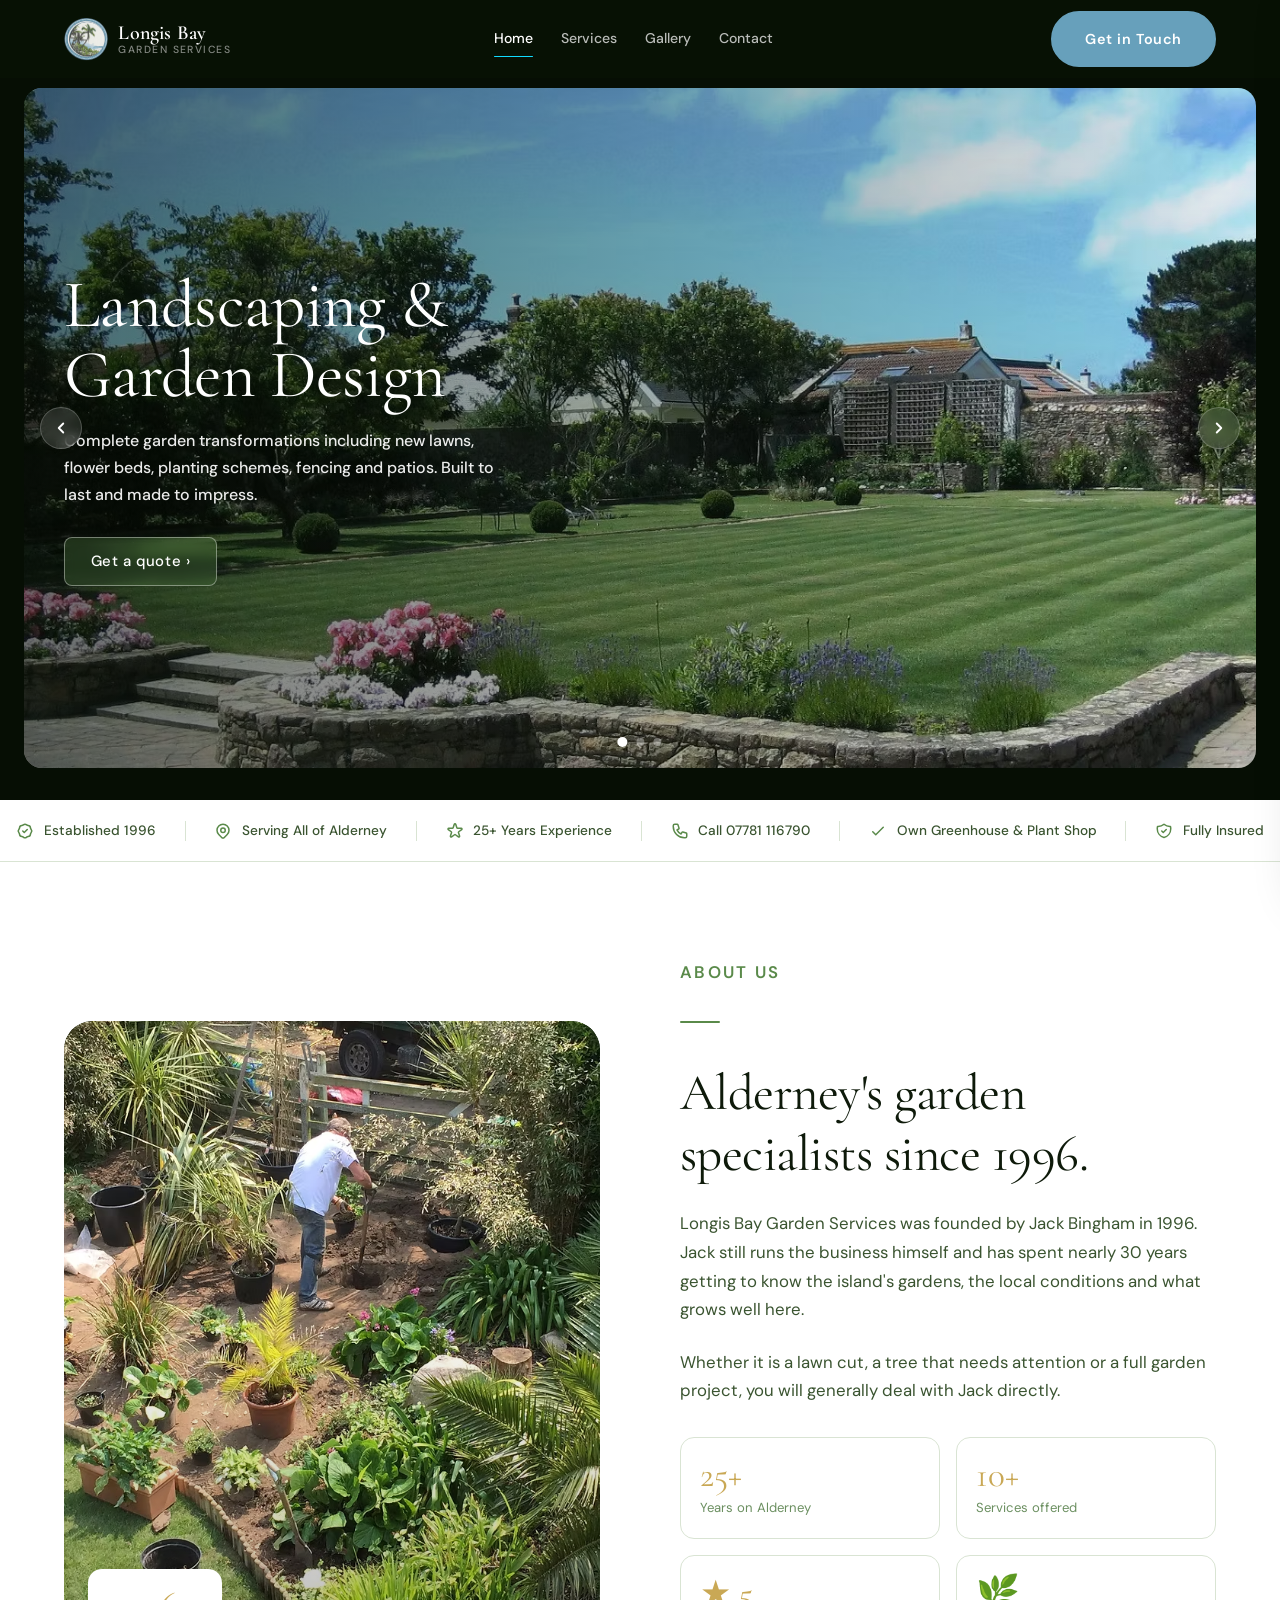
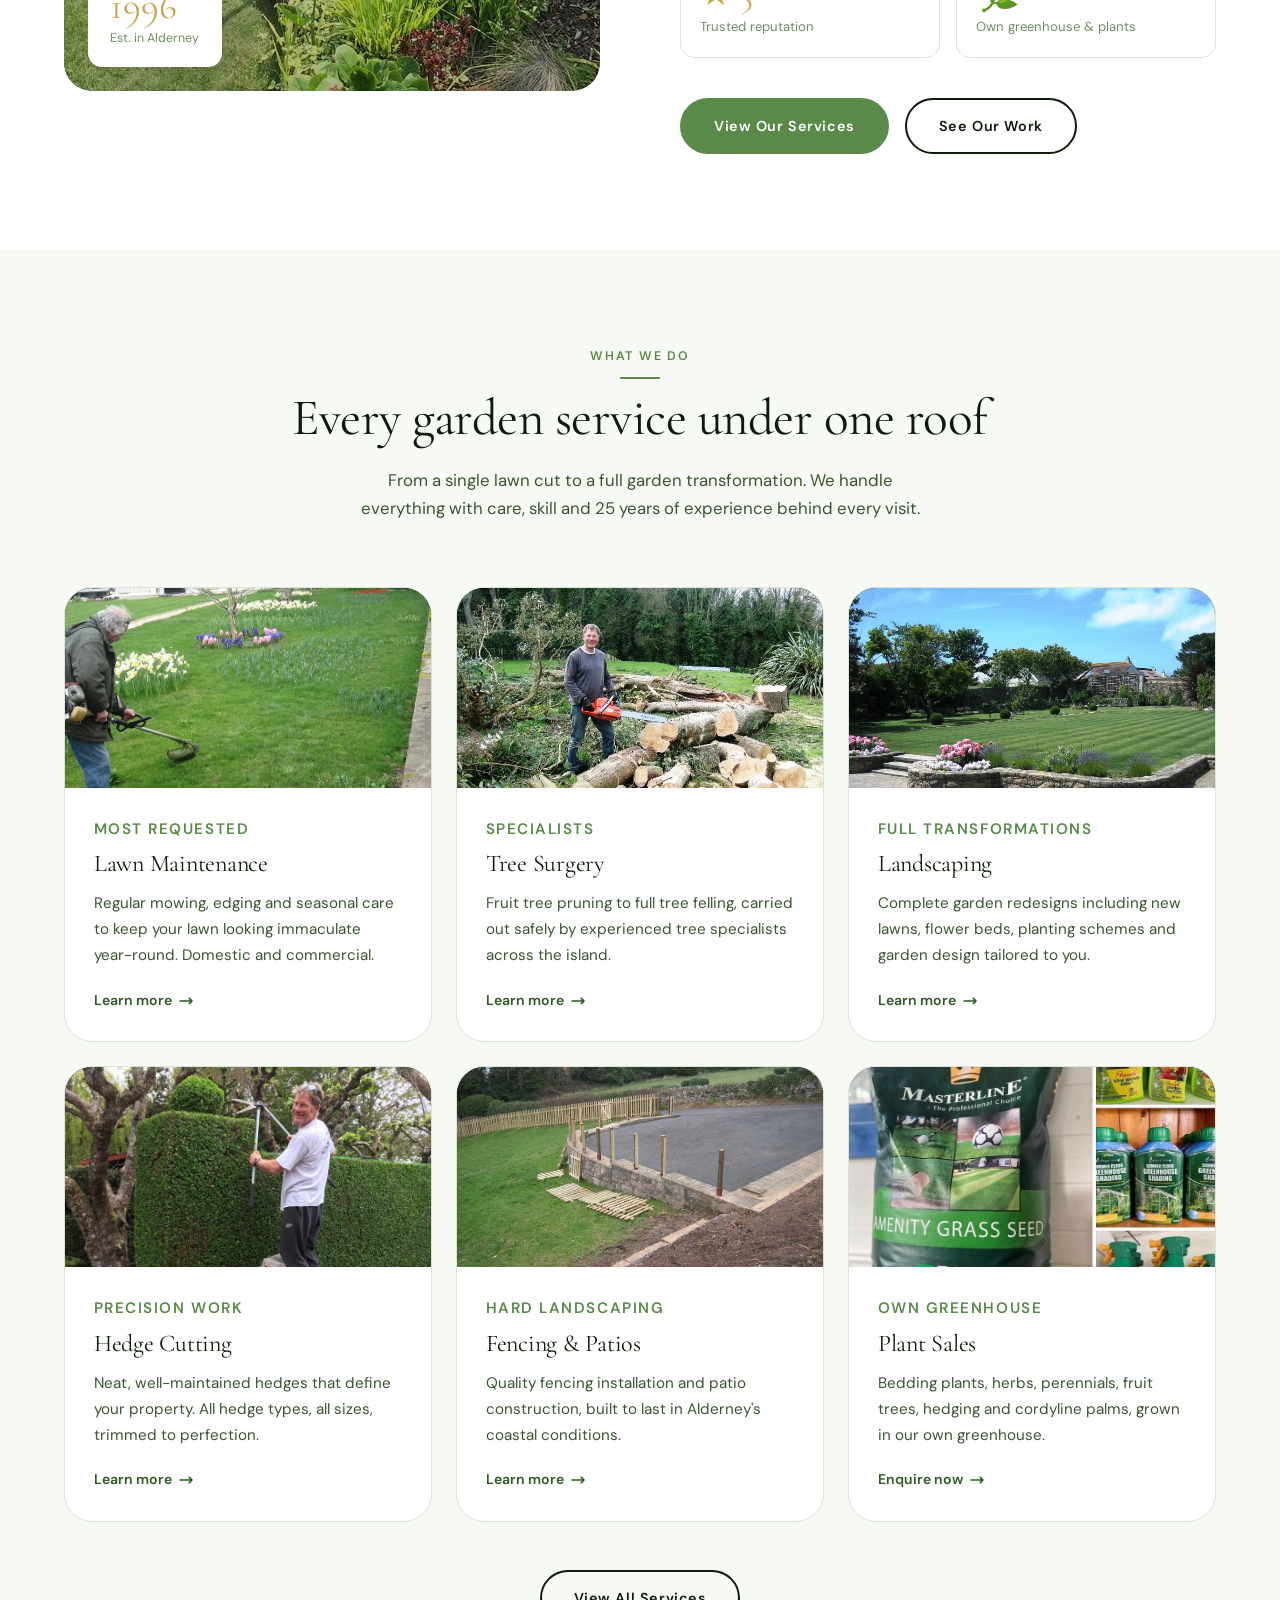
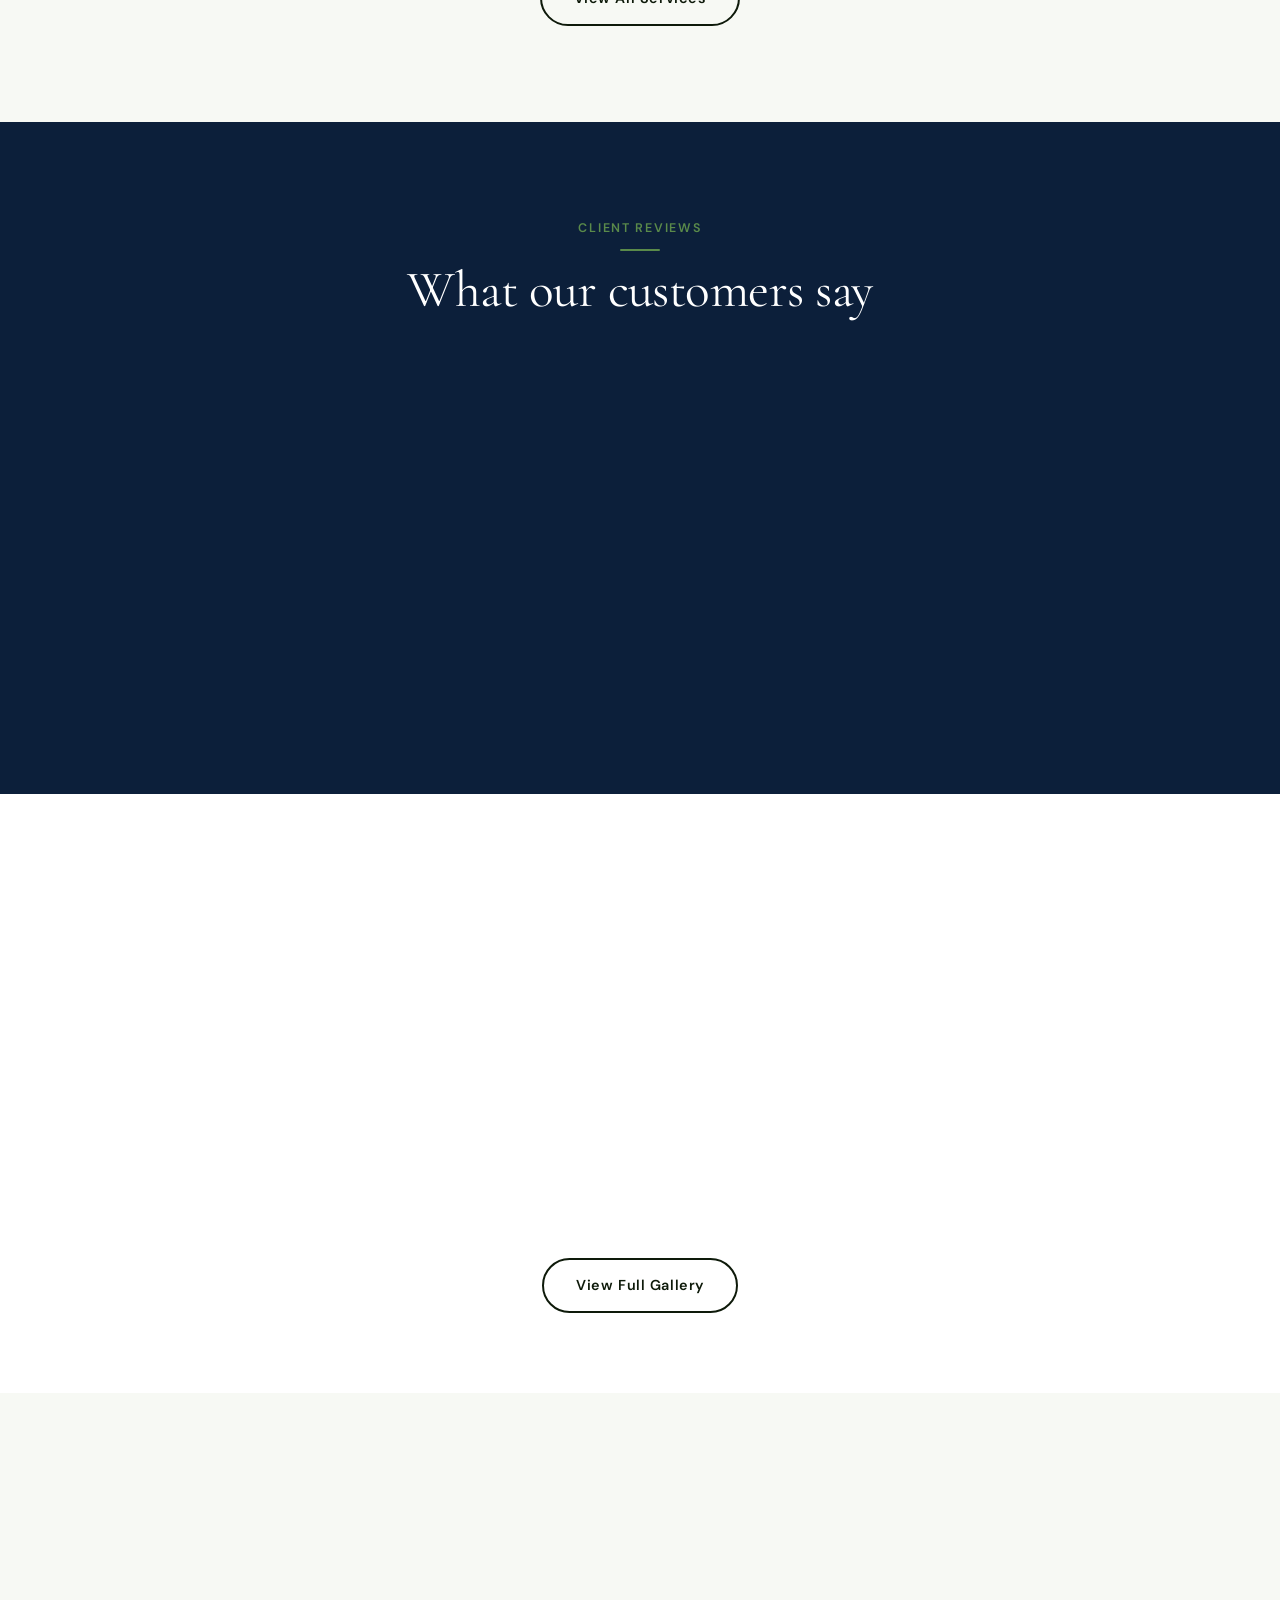
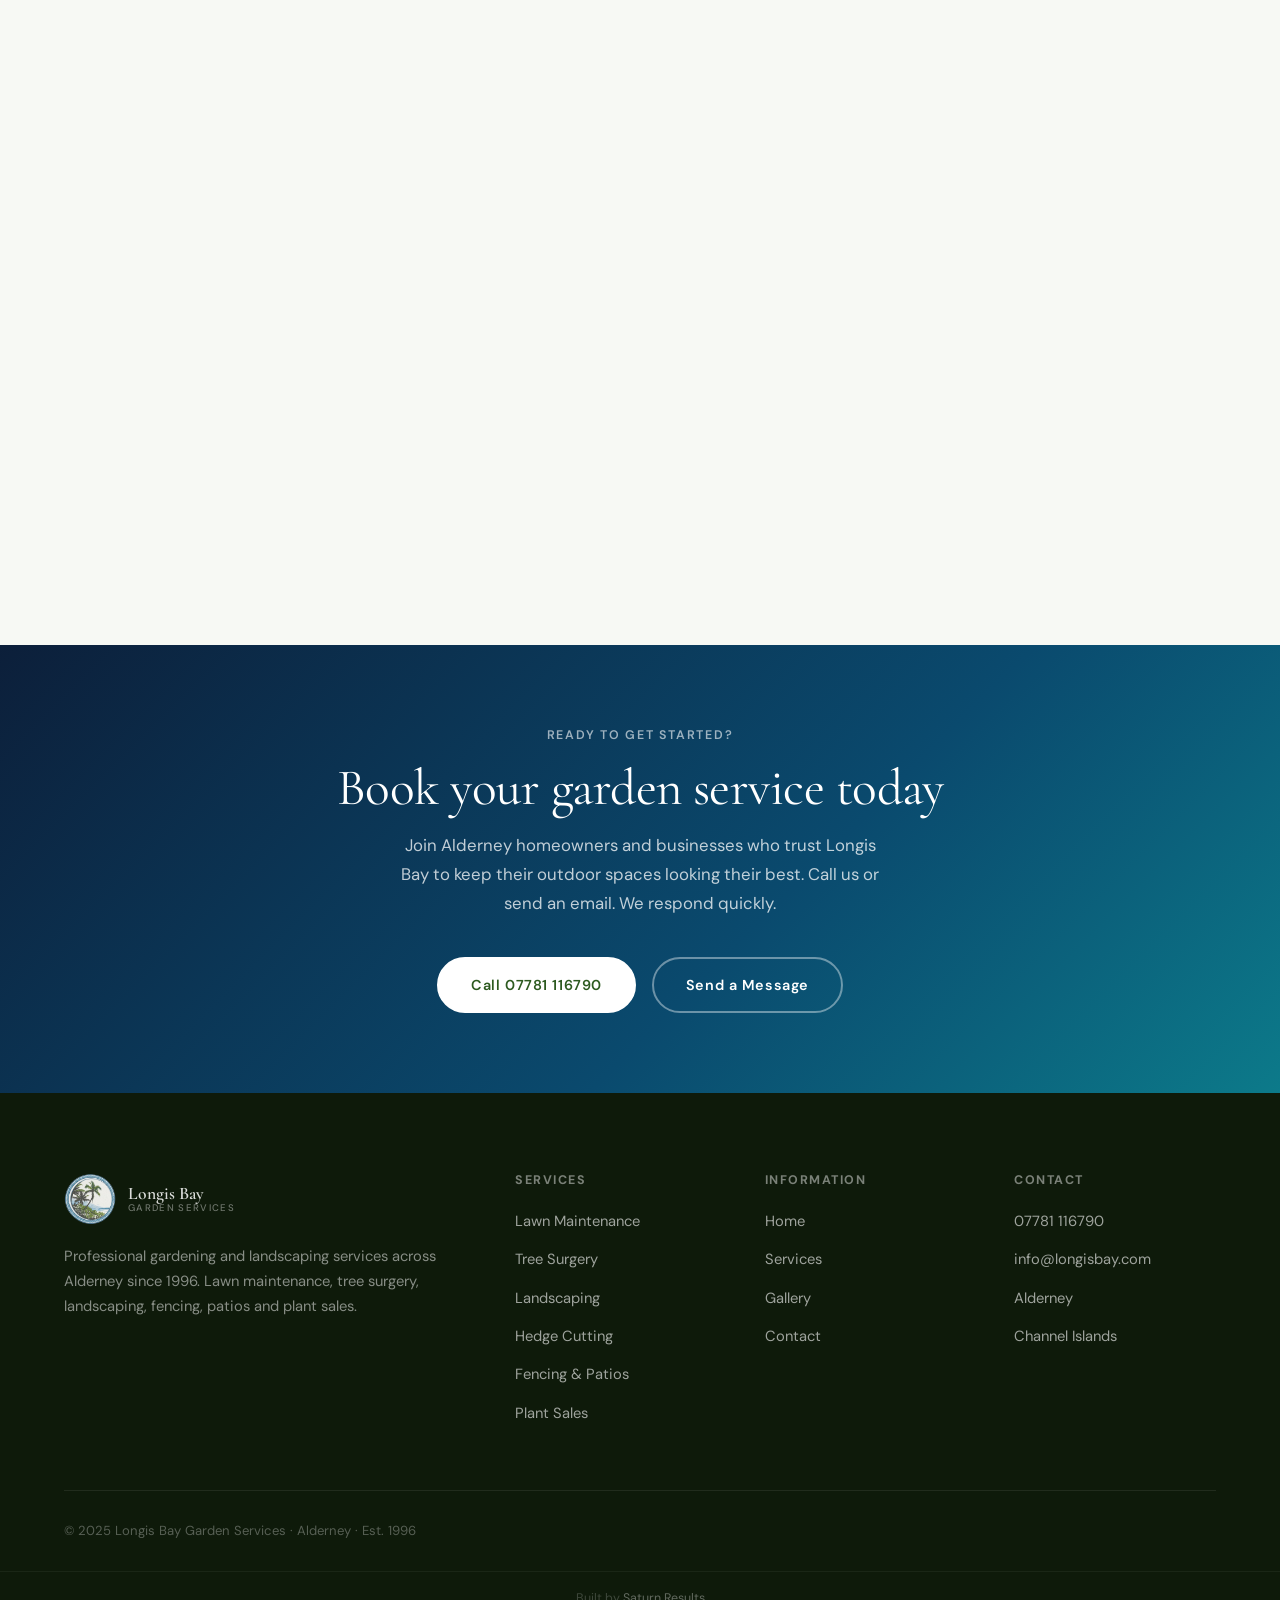
<file: index.html>
<!DOCTYPE html>
<html lang="en">
<head>
  <meta charset="UTF-8" />
  <meta name="viewport" content="width=device-width, initial-scale=1.0" />
  <title>Longis Bay Garden Services · Alderney's Garden Specialists Since 1996</title>
  <meta name="description" content="Alderney's trusted garden specialists since 1996. Lawn care, landscaping, tree surgery, hedge cutting, fencing and plant sales. Founded by Jack Bingham. Call 07781 116790." />
  <meta name="keywords" content="garden services Alderney, landscaping Alderney, lawn care Alderney, tree surgery Alderney, hedge cutting, fencing, plant sales, garden centre Alderney" />
  <meta name="author" content="Jack Bingham, Longis Bay Garden Services" />
  <link rel="canonical" href="https://longisbay.com/" />
  <!-- Open Graph -->
  <meta property="og:type" content="website" />
  <meta property="og:url" content="https://longisbay.com/" />
  <meta property="og:site_name" content="Longis Bay Garden Services" />
  <meta property="og:title" content="Longis Bay Garden Services · Alderney's Garden Specialists Since 1996" />
  <meta property="og:description" content="Alderney's trusted garden specialists since 1996. Lawn care, landscaping, tree surgery and plant sales from our island garden centre." />
  <meta property="og:image" content="https://longisbay.com/images/main.avif" />
  <!-- Schema -->
  <script type="application/ld+json">
  {
    "@context": "https://schema.org",
    "@type": "LocalBusiness",
    "name": "Longis Bay Garden Services",
    "description": "Professional gardening, landscaping and tree surgery across Alderney since 1996.",
    "founder": { "@type": "Person", "name": "Jack Bingham" },
    "foundingDate": "1996",
    "telephone": "+447781116790",
    "email": "info@longisbay.com",
    "address": { "@type": "PostalAddress", "addressLocality": "Alderney", "addressRegion": "Channel Islands", "addressCountry": "GB" },
    "geo": { "@type": "GeoCoordinates", "latitude": "49.71185", "longitude": "-2.21042" },
    "url": "https://longisbay.com/",
    "image": "https://longisbay.com/images/main.avif",
    "priceRange": "££",
    "areaServed": { "@type": "AdministrativeArea", "name": "Alderney, Channel Islands" },
    "hasOfferCatalog": {
      "@type": "OfferCatalog",
      "name": "Garden Services",
      "itemListElement": [
        { "@type": "Offer", "itemOffered": { "@type": "Service", "name": "Lawn Maintenance" } },
        { "@type": "Offer", "itemOffered": { "@type": "Service", "name": "Tree Surgery" } },
        { "@type": "Offer", "itemOffered": { "@type": "Service", "name": "Landscaping" } },
        { "@type": "Offer", "itemOffered": { "@type": "Service", "name": "Hedge Cutting" } },
        { "@type": "Offer", "itemOffered": { "@type": "Service", "name": "Fencing and Patios" } },
        { "@type": "Offer", "itemOffered": { "@type": "Service", "name": "Plant Sales" } }
      ]
    }
  }
  </script>
  <link rel="icon" type="image/png" sizes="64x64" href="favicon.png" />
  <link rel="apple-touch-icon" href="favicon.png" />
  <link rel="preconnect" href="https://fonts.googleapis.com" />
  <link rel="preconnect" href="https://fonts.gstatic.com" crossorigin />
  <link href="https://fonts.googleapis.com/css2?family=Cormorant+Garamond:ital,wght@0,300;0,400;0,600;1,300;1,400&family=DM+Sans:wght@400;500;600;700&display=swap" rel="stylesheet" />
  <link rel="stylesheet" href="style.css" />
</head>
<body>

<!-- NAVIGATION -->
<nav class="nav" id="nav">
  <div class="container">
    <div class="nav__inner">
      <a href="./" class="nav__logo">
        <img src="images/logo-nobg.png" alt="Longis Bay Garden Services" class="nav__logo-img">
        <span class="nav__logo-text">Longis Bay<span class="nav__logo-sub">Garden Services</span></span>
      </a>
      <div class="nav__links">
        <a href="./" class="active">Home</a>
        <a href="services/">Services</a>
        <a href="gallery/">Gallery</a>
        <a href="contact/">Contact</a>
      </div>
      <a href="contact/" class="btn btn-primary nav__cta">Get in Touch</a>
      <button class="nav__hamburger" id="hamburger" aria-label="Open menu">
        <span></span><span></span><span></span>
      </button>
    </div>
  </div>
</nav>

<!-- MOBILE NAV OVERLAY -->
<div class="nav__mobile-overlay" id="mobileOverlay"></div>

<!-- MOBILE NAV DRAWER -->
<div class="nav__mobile" id="mobileNav">
  <div class="nav__mobile-header">
    <div style="display:flex;align-items:center;gap:0.65rem;">
      <img src="images/logo-nobg.png" alt="" class="nav__logo-img">
      <span class="nav__logo-text" style="color:#0e1a0a;">Longis Bay<span class="nav__logo-sub" style="color:rgba(14,26,10,0.5);">Garden Services</span></span>
    </div>
    <button class="nav__mobile-close" id="mobileClose" aria-label="Close menu">
      <svg width="14" height="14" viewBox="0 0 24 24" fill="none" stroke="currentColor" stroke-width="2.5" stroke-linecap="round"><line x1="18" y1="6" x2="6" y2="18"/><line x1="6" y1="6" x2="18" y2="18"/></svg>
    </button>
  </div>
  <div class="nav__mobile-body">
    <a href="./" class="nav__mobile-link">Home</a>
    <a href="services/" class="nav__mobile-link">Services</a>
    <a href="gallery/" class="nav__mobile-link">Gallery</a>
    <a href="contact/" class="nav__mobile-link">Contact</a>
  </div>
  <div class="nav__mobile-footer">
    <a href="https://wa.me/447781116790" class="nav__mobile-wa-btn" target="_blank" rel="noopener">
      <svg viewBox="0 0 24 24" fill="currentColor" width="18" height="18"><path d="M17.472 14.382c-.297-.149-1.758-.867-2.03-.967-.273-.099-.471-.148-.67.15-.197.297-.767.966-.94 1.164-.173.199-.347.223-.644.075-.297-.15-1.255-.463-2.39-1.475-.883-.788-1.48-1.761-1.653-2.059-.173-.297-.018-.458.13-.606.134-.133.298-.347.446-.52.149-.174.198-.298.298-.497.099-.198.05-.371-.025-.52-.075-.149-.669-1.612-.916-2.207-.242-.579-.487-.5-.669-.51-.173-.008-.371-.01-.57-.01-.198 0-.52.074-.792.372-.272.297-1.04 1.016-1.04 2.479 0 1.462 1.065 2.875 1.213 3.074.149.198 2.096 3.2 5.077 4.487.709.306 1.262.489 1.694.625.712.227 1.36.195 1.871.118.571-.085 1.758-.719 2.006-1.413.248-.694.248-1.289.173-1.413-.074-.124-.272-.198-.57-.347m-5.421 7.403h-.004a9.87 9.87 0 01-5.031-1.378l-.361-.214-3.741.982.998-3.648-.235-.374a9.86 9.86 0 01-1.51-5.26c.001-5.45 4.436-9.884 9.888-9.884 2.64 0 5.122 1.03 6.988 2.898a9.825 9.825 0 012.893 6.994c-.003 5.45-4.437 9.884-9.885 9.884m8.413-18.297A11.815 11.815 0 0012.05 0C5.495 0 .16 5.335.157 11.892c0 2.096.547 4.142 1.588 5.945L.057 24l6.305-1.654a11.882 11.882 0 005.683 1.448h.005c6.554 0 11.89-5.335 11.893-11.893a11.821 11.821 0 00-3.48-8.413z"/></svg> WhatsApp Jack
    </a>
    <a href="tel:07781116790" class="nav__mobile-wa-full">
      Call 07781 116790
      <svg viewBox="0 0 24 24" fill="none" stroke="currentColor" stroke-width="2" width="20" height="20"><path d="M3 5a2 2 0 012-2h3.28a1 1 0 01.948.684l1.498 4.493a1 1 0 01-.502 1.21l-2.257 1.13a11.042 11.042 0 005.516 5.516l1.13-2.257a1 1 0 011.21-.502l4.493 1.498a1 1 0 01.684.949V19a2 2 0 01-2 2h-1C9.716 21 3 14.284 3 6V5z"/></svg>
    </a>
    <a href="mailto:info@longisbay.com" class="btn btn-primary">Email Us</a>
  </div>
</div>

<!-- HERO SLIDER -->
<section class="hero-slider" id="heroSlider">
  <div class="hero-slider__card">

    <div class="hero-slide active">
      <div class="hero-slide__img hero-slide__img--3"></div>
      <div class="hero-slide__overlay"></div>
      <div class="hero-slide__content">
        <h1>Landscaping &amp;<br/>Garden Design</h1>
        <p class="hero-slide__sub">Complete garden transformations including new lawns, flower beds, planting schemes, fencing and patios. Built to last and made to impress.</p>
        <a href="contact/" class="btn btn-slide">Get a quote &rsaquo;</a>
      </div>
    </div>

    <div class="hero-slide">
      <div class="hero-slide__img hero-slide__img--1"></div>
      <div class="hero-slide__overlay"></div>
      <div class="hero-slide__content">
        <h1>Alderney's Trusted<br/>Garden Specialists</h1>
        <p class="hero-slide__sub">Professional gardening services with over 25 years of experience. We take care of your outdoor space, from regular maintenance to full landscaping.</p>
        <a href="services/" class="btn btn-slide">Our services &rsaquo;</a>
      </div>
    </div>

    <div class="hero-slide">
      <div class="hero-slide__img hero-slide__img--2"></div>
      <div class="hero-slide__overlay"></div>
      <div class="hero-slide__content">
        <h1>Tree Surgery &amp;<br/>Expert Tree Care</h1>
        <p class="hero-slide__sub">From fruit tree pruning to full tree felling, carried out safely and professionally by experienced specialists across Alderney.</p>
        <a href="services/" class="btn btn-slide">Find out more &rsaquo;</a>
      </div>
    </div>

    <button class="hero-slider__arrow hero-slider__arrow--prev" aria-label="Previous slide"><svg width="18" height="18" viewBox="0 0 24 24" fill="none" stroke="currentColor" stroke-width="2.5" stroke-linecap="round" stroke-linejoin="round"><polyline points="15 18 9 12 15 6"/></svg></button>
    <button class="hero-slider__arrow hero-slider__arrow--next" aria-label="Next slide"><svg width="18" height="18" viewBox="0 0 24 24" fill="none" stroke="currentColor" stroke-width="2.5" stroke-linecap="round" stroke-linejoin="round"><polyline points="9 18 15 12 9 6"/></svg></button>

    <div class="hero-slider__dots">
      <button class="hero-slider__dot active" aria-label="Slide 1"></button>
      <button class="hero-slider__dot" aria-label="Slide 2"></button>
      <button class="hero-slider__dot" aria-label="Slide 3"></button>
    </div>

  </div>
</section>

<!-- TRUST BAR -->
<div class="trust-bar">
  <div class="trust-bar__track">
    <div class="trust-bar__inner">
      <div class="trust-item"><svg width="18" height="18" fill="none" viewBox="0 0 24 24" stroke="currentColor" stroke-width="2"><path stroke-linecap="round" stroke-linejoin="round" d="M9 12l2 2 4-4M7.835 4.697a3.42 3.42 0 001.946-.806 3.42 3.42 0 014.438 0 3.42 3.42 0 001.946.806 3.42 3.42 0 013.138 3.138 3.42 3.42 0 00.806 1.946 3.42 3.42 0 010 4.438 3.42 3.42 0 00-.806 1.946 3.42 3.42 0 01-3.138 3.138 3.42 3.42 0 00-1.946.806 3.42 3.42 0 01-4.438 0 3.42 3.42 0 00-1.946-.806 3.42 3.42 0 01-3.138-3.138 3.42 3.42 0 00-.806-1.946 3.42 3.42 0 010-4.438 3.42 3.42 0 00.806-1.946 3.42 3.42 0 013.138-3.138z"/></svg>Established 1996</div>
      <div class="trust-divider"></div>
      <div class="trust-item"><svg width="18" height="18" fill="none" viewBox="0 0 24 24" stroke="currentColor" stroke-width="2"><path stroke-linecap="round" stroke-linejoin="round" d="M17.657 16.657L13.414 20.9a1.998 1.998 0 01-2.827 0l-4.244-4.243a8 8 0 1111.314 0z"/><path stroke-linecap="round" stroke-linejoin="round" d="M15 11a3 3 0 11-6 0 3 3 0 016 0z"/></svg>Serving All of Alderney</div>
      <div class="trust-divider"></div>
      <div class="trust-item"><svg width="18" height="18" fill="none" viewBox="0 0 24 24" stroke="currentColor" stroke-width="2"><path stroke-linecap="round" stroke-linejoin="round" d="M11.049 2.927c.3-.921 1.603-.921 1.902 0l1.519 4.674a1 1 0 00.95.69h4.915c.969 0 1.371 1.24.588 1.81l-3.976 2.888a1 1 0 00-.363 1.118l1.518 4.674c.3.922-.755 1.688-1.538 1.118l-3.976-2.888a1 1 0 00-1.176 0l-3.976 2.888c-.783.57-1.838-.197-1.538-1.118l1.518-4.674a1 1 0 00-.363-1.118l-3.976-2.888c-.784-.57-.38-1.81.588-1.81h4.914a1 1 0 00.951-.69l1.519-4.674z"/></svg>25+ Years Experience</div>
      <div class="trust-divider"></div>
      <div class="trust-item"><svg width="18" height="18" fill="none" viewBox="0 0 24 24" stroke="currentColor" stroke-width="2"><path stroke-linecap="round" stroke-linejoin="round" d="M3 5a2 2 0 012-2h3.28a1 1 0 01.948.684l1.498 4.493a1 1 0 01-.502 1.21l-2.257 1.13a11.042 11.042 0 005.516 5.516l1.13-2.257a1 1 0 011.21-.502l4.493 1.498a1 1 0 01.684.949V19a2 2 0 01-2 2h-1C9.716 21 3 14.284 3 6V5z"/></svg>Call 07781 116790</div>
      <div class="trust-divider"></div>
      <div class="trust-item"><svg width="18" height="18" fill="none" viewBox="0 0 24 24" stroke="currentColor" stroke-width="2"><path stroke-linecap="round" stroke-linejoin="round" d="M5 13l4 4L19 7"/></svg>Own Greenhouse &amp; Plant Shop</div>
      <div class="trust-divider"></div>
      <div class="trust-item"><svg width="18" height="18" fill="none" viewBox="0 0 24 24" stroke="currentColor" stroke-width="2"><path stroke-linecap="round" stroke-linejoin="round" d="M9 12l2 2 4-4m5.618-4.016A11.955 11.955 0 0112 2.944a11.955 11.955 0 01-8.618 3.04A12.02 12.02 0 003 9c0 5.591 3.824 10.29 9 11.622 5.176-1.332 9-6.03 9-11.622 0-1.042-.133-2.052-.382-3.016z"/></svg>Fully Insured</div>
      <!-- Duplicate for mobile scroll -->
      <div class="trust-divider trust-loop-only"></div>
      <div class="trust-item trust-loop-only"><svg width="18" height="18" fill="none" viewBox="0 0 24 24" stroke="currentColor" stroke-width="2"><path stroke-linecap="round" stroke-linejoin="round" d="M9 12l2 2 4-4M7.835 4.697a3.42 3.42 0 001.946-.806 3.42 3.42 0 014.438 0 3.42 3.42 0 001.946.806 3.42 3.42 0 013.138 3.138 3.42 3.42 0 00.806 1.946 3.42 3.42 0 010 4.438 3.42 3.42 0 00-.806 1.946 3.42 3.42 0 01-3.138 3.138 3.42 3.42 0 00-1.946.806 3.42 3.42 0 01-4.438 0 3.42 3.42 0 00-1.946-.806 3.42 3.42 0 01-3.138-3.138 3.42 3.42 0 00-.806-1.946 3.42 3.42 0 010-4.438 3.42 3.42 0 00.806-1.946 3.42 3.42 0 013.138-3.138z"/></svg>Established 1996</div>
      <div class="trust-divider trust-loop-only"></div>
      <div class="trust-item trust-loop-only"><svg width="18" height="18" fill="none" viewBox="0 0 24 24" stroke="currentColor" stroke-width="2"><path stroke-linecap="round" stroke-linejoin="round" d="M17.657 16.657L13.414 20.9a1.998 1.998 0 01-2.827 0l-4.244-4.243a8 8 0 1111.314 0z"/><path stroke-linecap="round" stroke-linejoin="round" d="M15 11a3 3 0 11-6 0 3 3 0 016 0z"/></svg>Serving All of Alderney</div>
      <div class="trust-divider trust-loop-only"></div>
      <div class="trust-item trust-loop-only"><svg width="18" height="18" fill="none" viewBox="0 0 24 24" stroke="currentColor" stroke-width="2"><path stroke-linecap="round" stroke-linejoin="round" d="M11.049 2.927c.3-.921 1.603-.921 1.902 0l1.519 4.674a1 1 0 00.95.69h4.915c.969 0 1.371 1.24.588 1.81l-3.976 2.888a1 1 0 00-.363 1.118l1.518 4.674c.3.922-.755 1.688-1.538 1.118l-3.976-2.888a1 1 0 00-1.176 0l-3.976 2.888c-.783.57-1.838-.197-1.538-1.118l1.518-4.674a1 1 0 00-.363-1.118l-3.976-2.888c-.784-.57-.38-1.81.588-1.81h4.914a1 1 0 00.951-.69l1.519-4.674z"/></svg>25+ Years Experience</div>
      <div class="trust-divider trust-loop-only"></div>
      <div class="trust-item trust-loop-only"><svg width="18" height="18" fill="none" viewBox="0 0 24 24" stroke="currentColor" stroke-width="2"><path stroke-linecap="round" stroke-linejoin="round" d="M5 13l4 4L19 7"/></svg>Own Greenhouse &amp; Plant Shop</div>
      <div class="trust-divider trust-loop-only"></div>
      <div class="trust-item trust-loop-only"><svg width="18" height="18" fill="none" viewBox="0 0 24 24" stroke="currentColor" stroke-width="2"><path stroke-linecap="round" stroke-linejoin="round" d="M9 12l2 2 4-4m5.618-4.016A11.955 11.955 0 0112 2.944a11.955 11.955 0 01-8.618 3.04A12.02 12.02 0 003 9c0 5.591 3.824 10.29 9 11.622 5.176-1.332 9-6.03 9-11.622 0-1.042-.133-2.052-.382-3.016z"/></svg>Fully Insured</div>
    </div>
  </div>
</div>

<!-- INTRO / ABOUT -->
<section class="bg-white">
  <div class="container">
    <div class="intro-split">
      <div class="intro-split__visual">
        <div class="intro-split__box">
          <img src="images/main.avif" alt="Longis Bay Garden Services" style="position:absolute;inset:0;width:100%;height:100%;object-fit:cover;object-position:center;">
        </div>
        <div class="intro-split__badge">
          <div class="intro-split__badge-num">1996</div>
          <div class="intro-split__badge-label">Est. in Alderney</div>
        </div>
      </div>
      <div class="intro-split__text fade-up">
        <p class="eyebrow">About Us</p>
        <div class="divider"></div>
        <h2>Alderney's garden specialists since 1996.</h2>
        <p>Longis Bay Garden Services was founded by Jack Bingham in 1996. Jack still runs the business himself and has spent nearly 30 years getting to know the island's gardens, the local conditions and what grows well here.</p>
        <p>Whether it is a lawn cut, a tree that needs attention or a full garden project, you will generally deal with Jack directly.</p>
        <div class="intro-split__stats">
          <div class="stat-box">
            <div class="stat-box__num">25+</div>
            <div class="stat-box__label">Years on Alderney</div>
          </div>
          <div class="stat-box">
            <div class="stat-box__num">10+</div>
            <div class="stat-box__label">Services offered</div>
          </div>
          <div class="stat-box">
            <div class="stat-box__num">★ 5</div>
            <div class="stat-box__label">Trusted reputation</div>
          </div>
          <div class="stat-box">
            <div class="stat-box__num">🌿</div>
            <div class="stat-box__label">Own greenhouse &amp; plants</div>
          </div>
        </div>
        <div style="display:flex;gap:1rem;flex-wrap:wrap;margin-top:1rem;">
          <a href="services/" class="btn btn-primary">View Our Services</a>
          <a href="gallery/" class="btn btn-outline">See Our Work</a>
        </div>
      </div>
    </div>
  </div>
</section>

<!-- SERVICES -->
<section class="bg-ivory">
  <div class="container">
    <div class="section-header section-header--center fade-up">
      <p class="eyebrow">What We Do</p>
      <div class="divider divider--center"></div>
      <h2>Every garden service under one roof</h2>
      <p>From a single lawn cut to a full garden transformation. We handle everything with care, skill and 25 years of experience behind every visit.</p>
    </div>
    <div class="treatments-grid">

      <div class="treatment-card fade-up">
        <div class="treatment-card__visual vis-lawn">
          <img src="images/lawn.avif" alt="Lawn maintenance" style="position:absolute;inset:0;width:100%;height:100%;object-fit:cover;">
        </div>
        <div class="treatment-card__body">
          <p class="treatment-card__tag">Most Requested</p>
          <h3>Lawn Maintenance</h3>
          <p>Regular mowing, edging and seasonal care to keep your lawn looking immaculate year-round. Domestic and commercial.</p>
          <a href="services/#lawn" class="treatment-card__link">
            Learn more
            <svg width="16" height="16" fill="none" viewBox="0 0 24 24" stroke="currentColor" stroke-width="2.5"><path stroke-linecap="round" stroke-linejoin="round" d="M17 8l4 4m0 0l-4 4m4-4H3"/></svg>
          </a>
        </div>
      </div>

      <div class="treatment-card fade-up">
        <div class="treatment-card__visual vis-tree">
          <img src="images/tree-surgery.avif" alt="Tree surgery" style="position:absolute;inset:0;width:100%;height:100%;object-fit:cover;">
        </div>
        <div class="treatment-card__body">
          <p class="treatment-card__tag">Specialists</p>
          <h3>Tree Surgery</h3>
          <p>Fruit tree pruning to full tree felling, carried out safely by experienced tree specialists across the island.</p>
          <a href="services/#tree-surgery" class="treatment-card__link">
            Learn more
            <svg width="16" height="16" fill="none" viewBox="0 0 24 24" stroke="currentColor" stroke-width="2.5"><path stroke-linecap="round" stroke-linejoin="round" d="M17 8l4 4m0 0l-4 4m4-4H3"/></svg>
          </a>
        </div>
      </div>

      <div class="treatment-card fade-up">
        <div class="treatment-card__visual vis-landscape">
          <img src="images/landscape.avif" alt="Landscaping" style="position:absolute;inset:0;width:100%;height:100%;object-fit:cover;">
        </div>
        <div class="treatment-card__body">
          <p class="treatment-card__tag">Full Transformations</p>
          <h3>Landscaping</h3>
          <p>Complete garden redesigns including new lawns, flower beds, planting schemes and garden design tailored to you.</p>
          <a href="services/#landscaping" class="treatment-card__link">
            Learn more
            <svg width="16" height="16" fill="none" viewBox="0 0 24 24" stroke="currentColor" stroke-width="2.5"><path stroke-linecap="round" stroke-linejoin="round" d="M17 8l4 4m0 0l-4 4m4-4H3"/></svg>
          </a>
        </div>
      </div>

      <div class="treatment-card fade-up">
        <div class="treatment-card__visual vis-hedge">
          <img src="images/hedge.avif" alt="Hedge cutting" style="position:absolute;inset:0;width:100%;height:100%;object-fit:cover;">
        </div>
        <div class="treatment-card__body">
          <p class="treatment-card__tag">Precision Work</p>
          <h3>Hedge Cutting</h3>
          <p>Neat, well-maintained hedges that define your property. All hedge types, all sizes, trimmed to perfection.</p>
          <a href="services/#hedge-cutting" class="treatment-card__link">
            Learn more
            <svg width="16" height="16" fill="none" viewBox="0 0 24 24" stroke="currentColor" stroke-width="2.5"><path stroke-linecap="round" stroke-linejoin="round" d="M17 8l4 4m0 0l-4 4m4-4H3"/></svg>
          </a>
        </div>
      </div>

      <div class="treatment-card fade-up">
        <div class="treatment-card__visual vis-fencing">
          <img src="images/fencing.avif" alt="Fencing and patios" style="position:absolute;inset:0;width:100%;height:100%;object-fit:cover;">
        </div>
        <div class="treatment-card__body">
          <p class="treatment-card__tag">Hard Landscaping</p>
          <h3>Fencing &amp; Patios</h3>
          <p>Quality fencing installation and patio construction, built to last in Alderney's coastal conditions.</p>
          <a href="services/#fencing" class="treatment-card__link">
            Learn more
            <svg width="16" height="16" fill="none" viewBox="0 0 24 24" stroke="currentColor" stroke-width="2.5"><path stroke-linecap="round" stroke-linejoin="round" d="M17 8l4 4m0 0l-4 4m4-4H3"/></svg>
          </a>
        </div>
      </div>

      <div class="treatment-card fade-up">
        <div class="treatment-card__visual vis-plants">
          <img src="images/shop.avif" alt="Plant sales" style="position:absolute;inset:0;width:100%;height:100%;object-fit:cover;">
        </div>
        <div class="treatment-card__body">
          <p class="treatment-card__tag">Own Greenhouse</p>
          <h3>Plant Sales</h3>
          <p>Bedding plants, herbs, perennials, fruit trees, hedging and cordyline palms, grown in our own greenhouse.</p>
          <a href="services/#plant-sales" class="treatment-card__link">
            Enquire now
            <svg width="16" height="16" fill="none" viewBox="0 0 24 24" stroke="currentColor" stroke-width="2.5"><path stroke-linecap="round" stroke-linejoin="round" d="M17 8l4 4m0 0l-4 4m4-4H3"/></svg>
          </a>
        </div>
      </div>

    </div>
    <div style="text-align:center;margin-top:3rem;">
      <a href="services/" class="btn btn-outline">View All Services</a>
    </div>
  </div>
</section>

<!-- TESTIMONIALS -->
<section class="testimonials">
  <div class="container">
    <div class="section-header section-header--center fade-up">
      <p class="eyebrow">Client Reviews</p>
      <div class="divider divider--center" style="background:var(--sage)"></div>
      <h2>What our customers say</h2>
    </div>
    <div class="testimonials-grid">

      <div class="testimonial-card fade-up">
        <div class="testimonial-card__stars">&#9733;&#9733;&#9733;&#9733;&#9733;</div>
        <p class="testimonial-card__quote">"Longis Bay have been looking after our garden for years. Reliable, skilled and genuinely passionate about their work. We wouldn't use anyone else on the island."</p>
        <div class="testimonial-card__author">
          <div class="testimonial-card__avatar">S</div>
          <div>
            <div class="testimonial-card__name">Sarah M.</div>
            <div class="testimonial-card__via">Alderney Resident</div>
          </div>
        </div>
      </div>

      <div class="testimonial-card fade-up">
        <div class="testimonial-card__stars">&#9733;&#9733;&#9733;&#9733;&#9733;</div>
        <p class="testimonial-card__quote">"Had them do a full garden clearance and plant new beds. The transformation was incredible. Professional from start to finish and the prices are very fair."</p>
        <div class="testimonial-card__author">
          <div class="testimonial-card__avatar">J</div>
          <div>
            <div class="testimonial-card__name">James T.</div>
            <div class="testimonial-card__via">Alderney Resident</div>
          </div>
        </div>
      </div>

      <div class="testimonial-card fade-up">
        <div class="testimonial-card__stars">&#9733;&#9733;&#9733;&#9733;&#9733;</div>
        <p class="testimonial-card__quote">"The plants from their greenhouse are exceptional quality. Much better than anything you can get shipped over. Always my first call for anything garden-related."</p>
        <div class="testimonial-card__author">
          <div class="testimonial-card__avatar">R</div>
          <div>
            <div class="testimonial-card__name">Rachel H.</div>
            <div class="testimonial-card__via">Alderney Resident</div>
          </div>
        </div>
      </div>

    </div>
  </div>
</section>

<!-- GALLERY STRIP -->
<section class="bg-white" style="padding:0 0 5rem;">
  <div class="container">
    <div class="section-header section-header--center fade-up" style="padding-top:5rem;">
      <p class="eyebrow">Our Work</p>
      <div class="divider divider--center"></div>
      <h2>Gardens we've transformed</h2>
    </div>
    <div class="gallery-strip-grid fade-up">
      <div class="gallery-strip-item">
        <img src="images/flowerbed.avif" alt="Flower bed"/>
      </div>
      <div class="gallery-strip-item">
        <img src="images/weeding.avif" alt="Garden maintenance"/>
      </div>
      <div class="gallery-strip-item">
        <img src="images/plants.avif" alt="Plants"/>
      </div>
      <div class="gallery-strip-item">
        <img src="images/planting.avif" alt="Planting"/>
      </div>
    </div>
    <div style="text-align:center;margin-top:2rem;">
      <a href="gallery/" class="btn btn-outline">View Full Gallery</a>
    </div>
  </div>
</section>

<!-- GARDEN CENTRE LOCATION -->
<section class="bg-ivory" style="padding:5rem 0;">
  <div class="container">
    <div class="section-header fade-up">
      <p class="eyebrow">Garden Centre</p>
      <div class="divider"></div>
      <h2>Come and see our latest plants</h2>
      <p>Walk-ins are always welcome. Visit us at Fraggle Rock, La Trigale to browse our huge range of plants, compost and garden supplies. Come and see what's in season.</p>
    </div>
    <!-- Desktop map -->
    <div class="map-embed-wrap map-desktop fade-up">
      <iframe
        src="https://www.openstreetmap.org/export/embed.html?bbox=-2.2304%2C49.7068%2C-2.1904%2C49.7168&layer=mapnik&marker=49.71185%2C-2.21042"
        title="Garden Centre location — Fraggle Rock, La Trigale, Alderney"
        loading="lazy"
        allowfullscreen>
      </iframe>
      <div class="map-embed-pill">
        <svg width="14" height="14" viewBox="0 0 24 24" fill="none" stroke="currentColor" stroke-width="2"><path d="M17.657 16.657L13.414 20.9a2 2 0 01-2.827 0l-4.244-4.243a8 8 0 1111.314 0z" stroke-linecap="round" stroke-linejoin="round"/><circle cx="12" cy="11" r="3" stroke-linecap="round" stroke-linejoin="round"/></svg>
        Fraggle Rock, La Trigale · Walk-ins welcome
      </div>
    </div>
    <!-- Mobile map card -->
    <div class="map-mobile-card fade-up">
      <div class="map-mobile-card__pin">
        <svg width="22" height="22" viewBox="0 0 24 24" fill="none" stroke-width="2"><path d="M17.657 16.657L13.414 20.9a2 2 0 01-2.827 0l-4.244-4.243a8 8 0 1111.314 0z" stroke-linecap="round" stroke-linejoin="round"/><circle cx="12" cy="11" r="3" stroke-linecap="round" stroke-linejoin="round"/></svg>
      </div>
      <h3>Garden Centre</h3>
      <p>Fraggle Rock, La Trigale<br>Alderney, Channel Islands<br><small style="color:var(--sage);font-weight:600;">Walk-ins welcome</small></p>
      <a href="https://www.google.com/maps?q=49.71185,-2.21042" target="_blank" rel="noopener" class="btn btn-primary">Get Directions →</a>
    </div>
  </div>
</section>

<!-- CTA BAND -->
<div class="cta-band">
  <div class="container">
    <p class="eyebrow" style="color:rgba(255,255,255,0.6);margin-bottom:0.75rem;">Ready to get started?</p>
    <h2>Book your garden service today</h2>
    <p>Join Alderney homeowners and businesses who trust Longis Bay to keep their outdoor spaces looking their best. Call us or send an email. We respond quickly.</p>
    <div style="display:flex;gap:1rem;justify-content:center;flex-wrap:wrap;">
      <a href="tel:07781116790" class="btn btn-white">Call 07781 116790</a>
      <a href="contact/" class="btn btn-outline" style="color:#fff;border-color:rgba(255,255,255,0.4);">Send a Message</a>
    </div>
  </div>
</div>

<!-- FOOTER -->
<footer>
  <div class="container">
    <div class="footer-grid">
      <div class="footer-brand">
        <a href="./" class="footer-logo">
          <img src="images/logo-nobg.png" alt="Longis Bay Garden Services" class="footer-logo-img">
          <span class="footer-logo-text">Longis Bay<span class="footer-logo-sub">Garden Services</span></span>
        </a>
        <p>Professional gardening and landscaping services across Alderney since 1996. Lawn maintenance, tree surgery, landscaping, fencing, patios and plant sales.</p>
      </div>
      <div class="footer-col">
        <h5>Services</h5>
        <ul>
          <li><a href="services/">Lawn Maintenance</a></li>
          <li><a href="services/">Tree Surgery</a></li>
          <li><a href="services/">Landscaping</a></li>
          <li><a href="services/">Hedge Cutting</a></li>
          <li><a href="services/">Fencing &amp; Patios</a></li>
          <li><a href="services/">Plant Sales</a></li>
        </ul>
      </div>
      <div class="footer-col">
        <h5>Information</h5>
        <ul>
          <li><a href="./">Home</a></li>
          <li><a href="services/">Services</a></li>
          <li><a href="gallery/">Gallery</a></li>
          <li><a href="contact/">Contact</a></li>
        </ul>
      </div>
      <div class="footer-col">
        <h5>Contact</h5>
        <ul>
          <li><a href="tel:07781116790">07781 116790</a></li>
          <li><a href="mailto:info@longisbay.com">info@longisbay.com</a></li>
          <li><a href="#">Alderney</a></li>
          <li><a href="#">Channel Islands</a></li>
        </ul>
      </div>
    </div>
    <div class="footer-bottom">
      <span>© 2025 Longis Bay Garden Services · Alderney · Est. 1996</span>
    </div>
  </div>
  <div class="footer-built">Built by <a href="https://saturnresults.co.uk" target="_blank" rel="noopener">Saturn Results</a></div>
</footer>

<script src="main.js"></script>
</body>
</html>
</file>
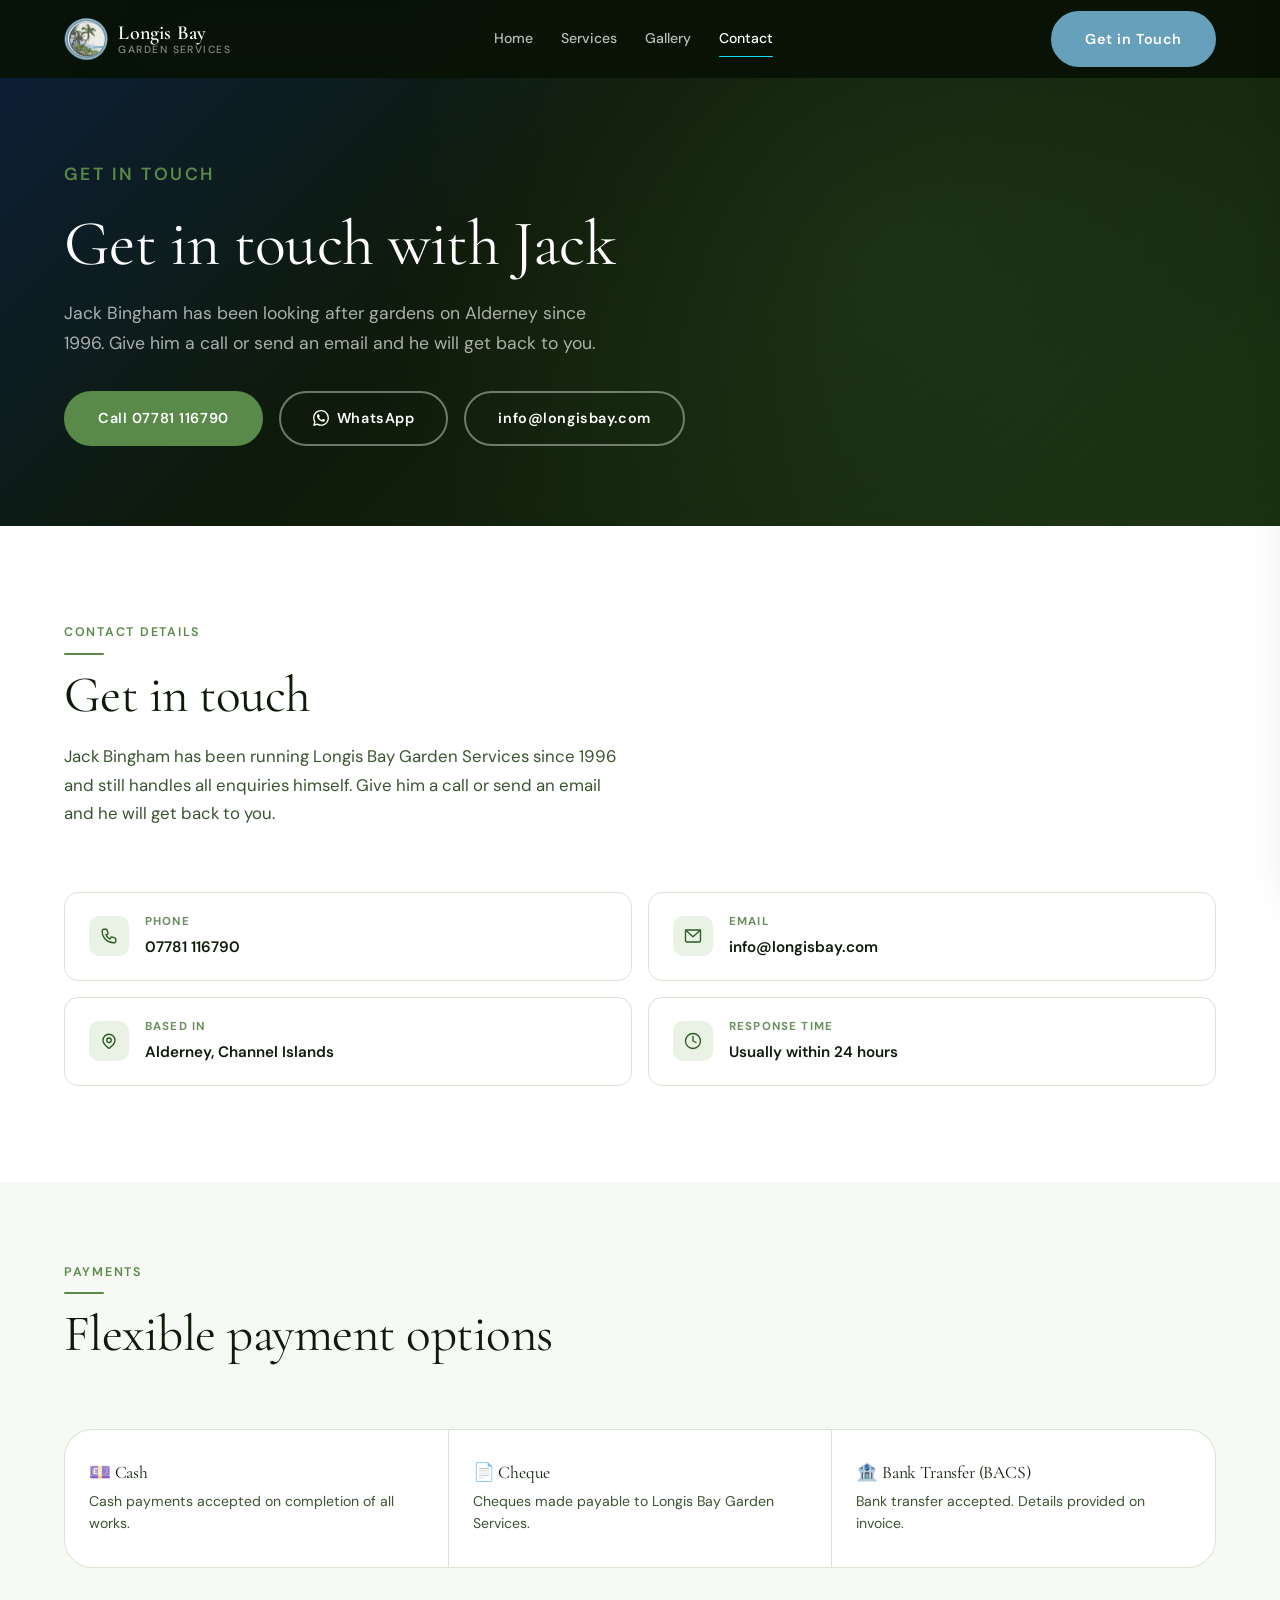
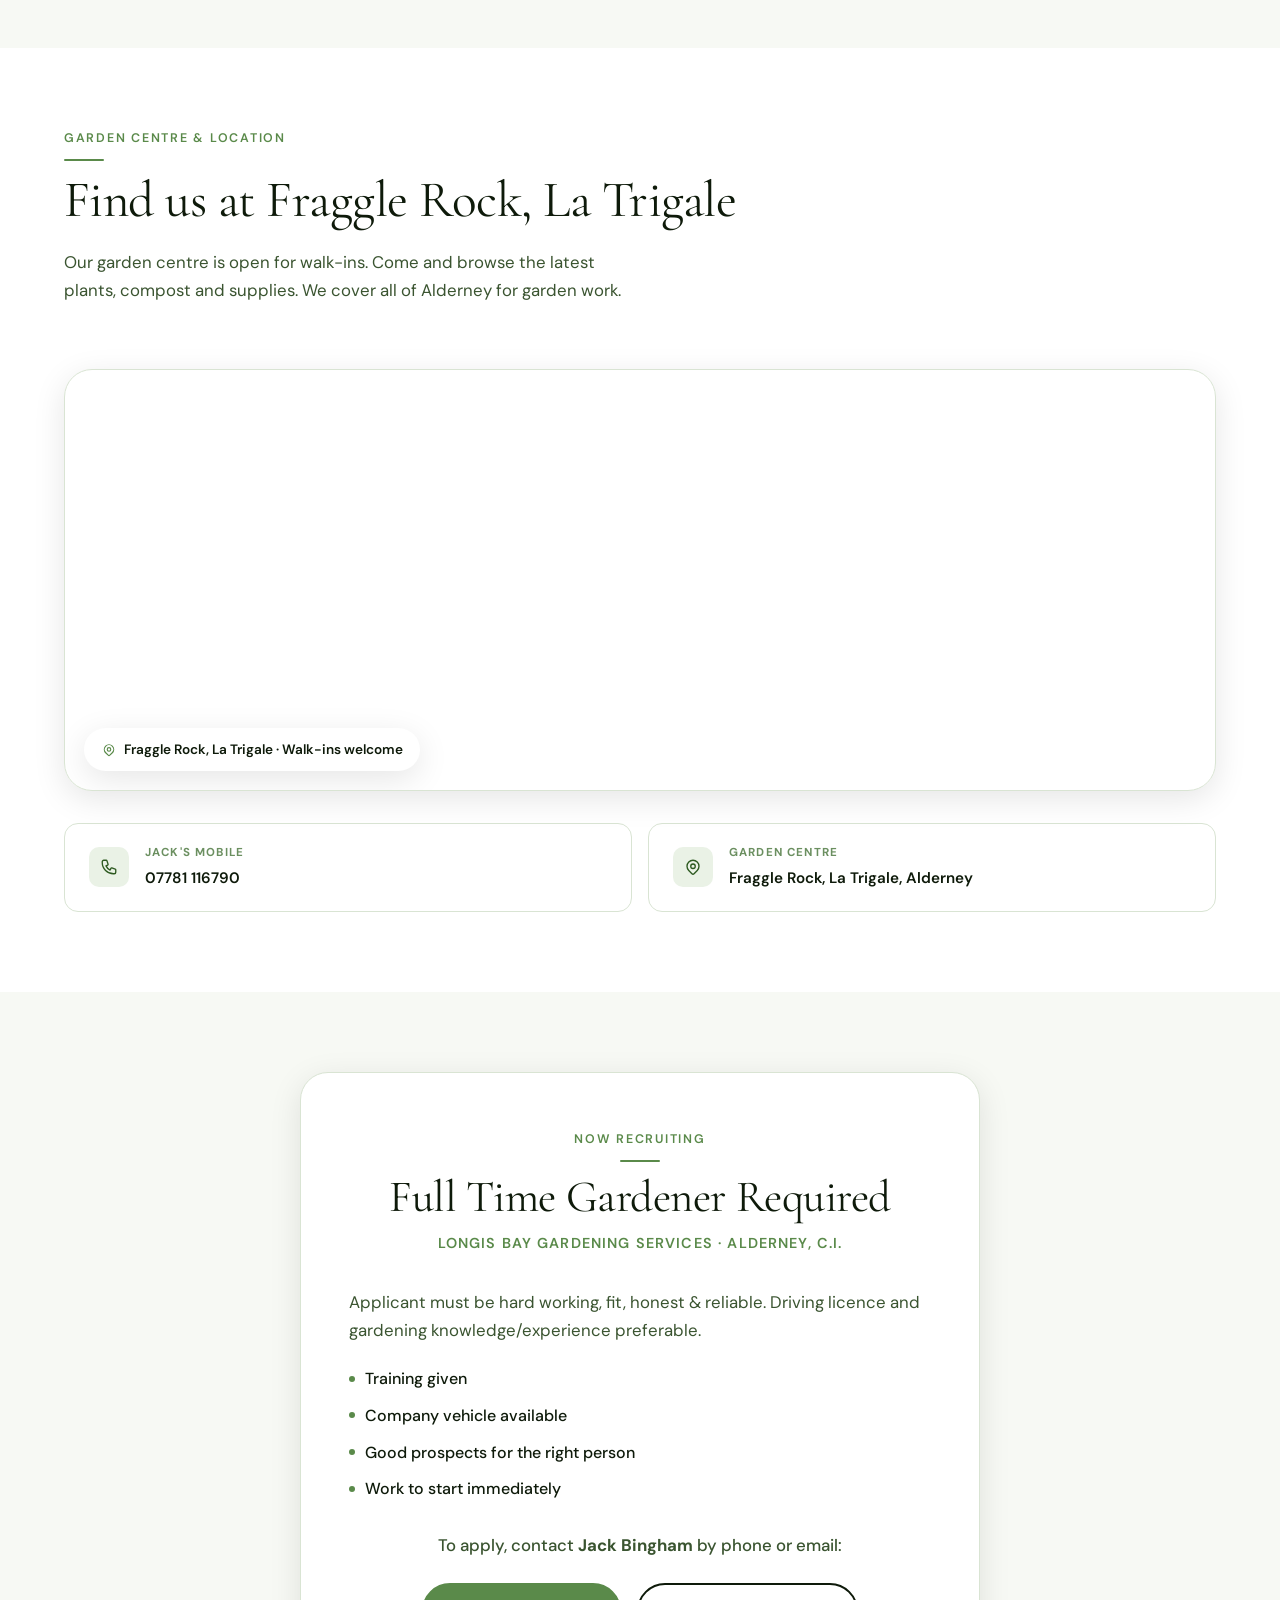
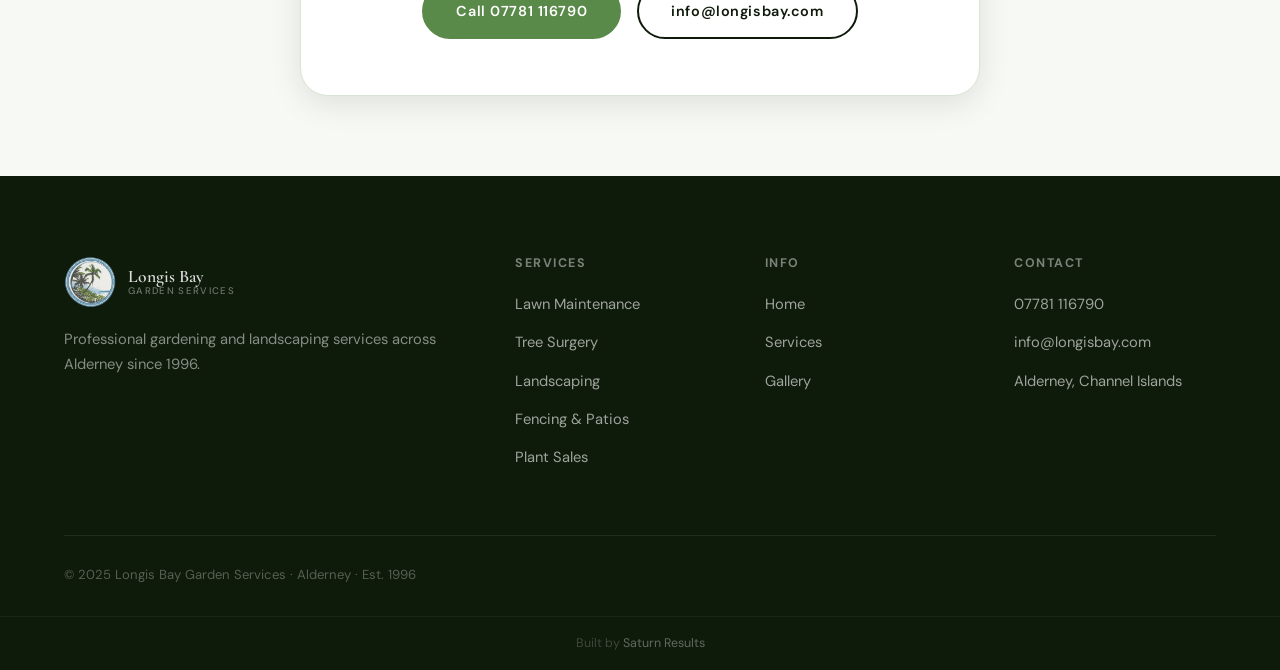
<file: contact/index.html>
<!DOCTYPE html>
<html lang="en">
<head>
  <meta charset="UTF-8" />
  <meta name="viewport" content="width=device-width, initial-scale=1.0" />
  <title>Contact Jack Bingham · Longis Bay Garden Services · Alderney</title>
  <meta name="description" content="Get in touch with Jack Bingham at Longis Bay Garden Services. Call 07781 116790 or email info@longisbay.com. Garden centre at Fraggle Rock, La Trigale, Alderney." />
  <meta name="keywords" content="contact Longis Bay Garden Services, Jack Bingham gardener Alderney, garden services Alderney phone number" />
  <link rel="canonical" href="https://longisbay.com/contact/" />
  <meta property="og:type" content="website" />
  <meta property="og:url" content="https://longisbay.com/contact/" />
  <meta property="og:title" content="Contact · Longis Bay Garden Services · Alderney" />
  <meta property="og:description" content="Call Jack Bingham on 07781 116790 or email info@longisbay.com. Garden centre at Fraggle Rock, La Trigale, Alderney." />
  <meta property="og:image" content="https://longisbay.com/images/main.avif" />
  <link rel="icon" type="image/png" sizes="64x64" href="../favicon.png" />
  <link rel="apple-touch-icon" href="../favicon.png" />
  <link rel="preconnect" href="https://fonts.googleapis.com" />
  <link rel="preconnect" href="https://fonts.gstatic.com" crossorigin />
  <link href="https://fonts.googleapis.com/css2?family=Cormorant+Garamond:ital,wght@0,300;0,400;0,600;1,300;1,400&family=DM+Sans:wght@400;500;600;700&display=swap" rel="stylesheet" />
  <link rel="stylesheet" href="../style.css" />
</head>
<body>

<nav class="nav" id="nav">
  <div class="container">
    <div class="nav__inner">
      <a href="../" class="nav__logo">
        <img src="../images/logo-nobg.png" alt="Longis Bay Garden Services" class="nav__logo-img">
        <span class="nav__logo-text">Longis Bay<span class="nav__logo-sub">Garden Services</span></span>
      </a>
      <div class="nav__links">
        <a href="../">Home</a>
        <a href="../services/">Services</a>
        <a href="../gallery/">Gallery</a>
        <a href="./" class="active">Contact</a>
      </div>
      <a href="./" class="btn btn-primary nav__cta">Get in Touch</a>
      <button class="nav__hamburger" id="hamburger" aria-label="Open menu">
        <span></span><span></span><span></span>
      </button>
    </div>
  </div>
</nav>

<div class="nav__mobile-overlay" id="mobileOverlay"></div>
<div class="nav__mobile" id="mobileNav">
  <div class="nav__mobile-header">
    <div style="display:flex;align-items:center;gap:0.65rem;">
      <img src="../images/logo-nobg.png" alt="" class="nav__logo-img">
      <span class="nav__logo-text" style="color:#0e1a0a;">Longis Bay<span class="nav__logo-sub" style="color:rgba(14,26,10,0.5);">Garden Services</span></span>
    </div>
    <button class="nav__mobile-close" id="mobileClose" aria-label="Close menu">
      <svg width="14" height="14" viewBox="0 0 24 24" fill="none" stroke="currentColor" stroke-width="2.5" stroke-linecap="round"><line x1="18" y1="6" x2="6" y2="18"/><line x1="6" y1="6" x2="18" y2="18"/></svg>
    </button>
  </div>
  <div class="nav__mobile-body">
    <a href="../" class="nav__mobile-link">Home</a>
    <a href="../services/" class="nav__mobile-link">Services</a>
    <a href="../gallery/" class="nav__mobile-link">Gallery</a>
    <a href="./" class="nav__mobile-link">Contact</a>
  </div>
  <div class="nav__mobile-footer">
    <a href="https://wa.me/447781116790" class="nav__mobile-wa-btn" target="_blank" rel="noopener">
      <svg viewBox="0 0 24 24" fill="currentColor" width="18" height="18"><path d="M17.472 14.382c-.297-.149-1.758-.867-2.03-.967-.273-.099-.471-.148-.67.15-.197.297-.767.966-.94 1.164-.173.199-.347.223-.644.075-.297-.15-1.255-.463-2.39-1.475-.883-.788-1.48-1.761-1.653-2.059-.173-.297-.018-.458.13-.606.134-.133.298-.347.446-.52.149-.174.198-.298.298-.497.099-.198.05-.371-.025-.52-.075-.149-.669-1.612-.916-2.207-.242-.579-.487-.5-.669-.51-.173-.008-.371-.01-.57-.01-.198 0-.52.074-.792.372-.272.297-1.04 1.016-1.04 2.479 0 1.462 1.065 2.875 1.213 3.074.149.198 2.096 3.2 5.077 4.487.709.306 1.262.489 1.694.625.712.227 1.36.195 1.871.118.571-.085 1.758-.719 2.006-1.413.248-.694.248-1.289.173-1.413-.074-.124-.272-.198-.57-.347m-5.421 7.403h-.004a9.87 9.87 0 01-5.031-1.378l-.361-.214-3.741.982.998-3.648-.235-.374a9.86 9.86 0 01-1.51-5.26c.001-5.45 4.436-9.884 9.888-9.884 2.64 0 5.122 1.03 6.988 2.898a9.825 9.825 0 012.893 6.994c-.003 5.45-4.437 9.884-9.885 9.884m8.413-18.297A11.815 11.815 0 0012.05 0C5.495 0 .16 5.335.157 11.892c0 2.096.547 4.142 1.588 5.945L.057 24l6.305-1.654a11.882 11.882 0 005.683 1.448h.005c6.554 0 11.89-5.335 11.893-11.893a11.821 11.821 0 00-3.48-8.413z"/></svg> WhatsApp Jack
    </a>
    <a href="tel:07781116790" class="nav__mobile-wa-full">Call 07781 116790</a>
    <a href="mailto:info@longisbay.com" class="btn btn-primary">Email Us</a>
  </div>
</div>

<!-- PAGE HERO -->
<section class="page-hero">
  <div class="container">
    <div class="page-hero__content">
      <p class="eyebrow">Get In Touch</p>
      <h1>Get in touch with Jack</h1>
      <p>Jack Bingham has been looking after gardens on Alderney since 1996. Give him a call or send an email and he will get back to you.</p>
      <div class="page-hero__actions">
        <a href="tel:07781116790" class="btn btn-primary">Call 07781 116790</a>
        <a href="https://wa.me/447781116790" class="btn btn-outline" style="color:#fff;border-color:rgba(255,255,255,0.4);gap:0.5rem;" target="_blank" rel="noopener">
          <svg viewBox="0 0 24 24" fill="currentColor" width="16" height="16"><path d="M17.472 14.382c-.297-.149-1.758-.867-2.03-.967-.273-.099-.471-.148-.67.15-.197.297-.767.966-.94 1.164-.173.199-.347.223-.644.075-.297-.15-1.255-.463-2.39-1.475-.883-.788-1.48-1.761-1.653-2.059-.173-.297-.018-.458.13-.606.134-.133.298-.347.446-.52.149-.174.198-.298.298-.497.099-.198.05-.371-.025-.52-.075-.149-.669-1.612-.916-2.207-.242-.579-.487-.5-.669-.51-.173-.008-.371-.01-.57-.01-.198 0-.52.074-.792.372-.272.297-1.04 1.016-1.04 2.479 0 1.462 1.065 2.875 1.213 3.074.149.198 2.096 3.2 5.077 4.487.709.306 1.262.489 1.694.625.712.227 1.36.195 1.871.118.571-.085 1.758-.719 2.006-1.413.248-.694.248-1.289.173-1.413-.074-.124-.272-.198-.57-.347m-5.421 7.403h-.004a9.87 9.87 0 01-5.031-1.378l-.361-.214-3.741.982.998-3.648-.235-.374a9.86 9.86 0 01-1.51-5.26c.001-5.45 4.436-9.884 9.888-9.884 2.64 0 5.122 1.03 6.988 2.898a9.825 9.825 0 012.893 6.994c-.003 5.45-4.437 9.884-9.885 9.884m8.413-18.297A11.815 11.815 0 0012.05 0C5.495 0 .16 5.335.157 11.892c0 2.096.547 4.142 1.588 5.945L.057 24l6.305-1.654a11.882 11.882 0 005.683 1.448h.005c6.554 0 11.89-5.335 11.893-11.893a11.821 11.821 0 00-3.48-8.413z"/></svg>
          WhatsApp
        </a>
        <a href="mailto:info@longisbay.com" class="btn btn-outline" style="color:#fff;border-color:rgba(255,255,255,0.4);">info@longisbay.com</a>
      </div>
    </div>
  </div>
</section>

<!-- CONTACT MAIN -->
<section class="bg-white" style="padding:6rem 0;">
  <div class="container">
    <div class="fade-up">
      <div class="section-header">
        <p class="eyebrow">Contact Details</p>
        <div class="divider"></div>
        <h2>Get in touch</h2>
        <p>Jack Bingham has been running Longis Bay Garden Services since 1996 and still handles all enquiries himself. Give him a call or send an email and he will get back to you.</p>
      </div>
      <div class="contact-methods contact-methods--wide">
        <a href="tel:07781116790" class="contact-method">
          <div class="contact-method-icon">
            <svg width="18" height="18" viewBox="0 0 24 24" fill="none" stroke-width="1.8"><path d="M3 5a2 2 0 012-2h3.28a1 1 0 01.948.684l1.498 4.493a1 1 0 01-.502 1.21l-2.257 1.13a11.042 11.042 0 005.516 5.516l1.13-2.257a1 1 0 011.21-.502l4.493 1.498a1 1 0 01.684.949V19a2 2 0 01-2 2h-1C9.716 21 3 14.284 3 6V5z" stroke-linecap="round" stroke-linejoin="round"/></svg>
          </div>
          <div>
            <div class="contact-method-label">Phone</div>
            <div class="contact-method-value">07781 116790</div>
          </div>
        </a>
        <a href="mailto:info@longisbay.com" class="contact-method">
          <div class="contact-method-icon">
            <svg width="18" height="18" viewBox="0 0 24 24" fill="none" stroke-width="1.8"><rect x="2" y="4" width="20" height="16" rx="2" stroke-linecap="round" stroke-linejoin="round"/><path d="M2 4l10 9 10-9" stroke-linecap="round" stroke-linejoin="round"/></svg>
          </div>
          <div>
            <div class="contact-method-label">Email</div>
            <div class="contact-method-value">info@longisbay.com</div>
          </div>
        </a>
        <div class="contact-method">
          <div class="contact-method-icon">
            <svg width="18" height="18" viewBox="0 0 24 24" fill="none" stroke-width="1.8"><path d="M17.657 16.657L13.414 20.9a2 2 0 01-2.827 0l-4.244-4.243a8 8 0 1111.314 0z" stroke-linecap="round" stroke-linejoin="round"/><circle cx="12" cy="11" r="3" stroke-linecap="round" stroke-linejoin="round"/></svg>
          </div>
          <div>
            <div class="contact-method-label">Based in</div>
            <div class="contact-method-value">Alderney, Channel Islands</div>
          </div>
        </div>
        <div class="contact-method">
          <div class="contact-method-icon">
            <svg width="18" height="18" viewBox="0 0 24 24" fill="none" stroke-width="1.8"><circle cx="12" cy="12" r="10" stroke-linecap="round" stroke-linejoin="round"/><path d="M12 6v6l4 2" stroke-linecap="round" stroke-linejoin="round"/></svg>
          </div>
          <div>
            <div class="contact-method-label">Response time</div>
            <div class="contact-method-value">Usually within 24 hours</div>
          </div>
        </div>
      </div>
    </div>
  </div>
</section>

<!-- PAYMENT -->
<section class="bg-ivory" style="padding:5rem 0;">
  <div class="container">
    <div class="section-header fade-up">
      <p class="eyebrow">Payments</p>
      <div class="divider"></div>
      <h2>Flexible payment options</h2>
    </div>
    <div class="payment-grid fade-up">
      <div class="payment-card">
        <h3>💷 Cash</h3>
        <p>Cash payments accepted on completion of all works.</p>
      </div>
      <div class="payment-card">
        <h3>📄 Cheque</h3>
        <p>Cheques made payable to Longis Bay Garden Services.</p>
      </div>
      <div class="payment-card">
        <h3>🏦 Bank Transfer (BACS)</h3>
        <p>Bank transfer accepted. Details provided on invoice.</p>
      </div>
    </div>
  </div>
</section>

<!-- LOCATION -->
<section class="bg-white" style="padding:5rem 0;">
  <div class="container">
    <div class="section-header fade-up">
      <p class="eyebrow">Garden Centre &amp; Location</p>
      <div class="divider"></div>
      <h2>Find us at Fraggle Rock, La Trigale</h2>
      <p>Our garden centre is open for walk-ins. Come and browse the latest plants, compost and supplies. We cover all of Alderney for garden work.</p>
    </div>

    <!-- Desktop: interactive map -->
    <div class="map-embed-wrap map-desktop fade-up">
      <iframe
        src="https://www.openstreetmap.org/export/embed.html?bbox=-2.2304%2C49.7068%2C-2.1904%2C49.7168&layer=mapnik&marker=49.71185%2C-2.21042"
        title="Garden Centre at Fraggle Rock, La Trigale, Alderney"
        loading="lazy"
        allowfullscreen>
      </iframe>
      <div class="map-embed-pill">
        <svg width="14" height="14" viewBox="0 0 24 24" fill="none" stroke="currentColor" stroke-width="2"><path d="M17.657 16.657L13.414 20.9a2 2 0 01-2.827 0l-4.244-4.243a8 8 0 1111.314 0z" stroke-linecap="round" stroke-linejoin="round"/><circle cx="12" cy="11" r="3" stroke-linecap="round" stroke-linejoin="round"/></svg>
        Fraggle Rock, La Trigale · Walk-ins welcome
      </div>
    </div>

    <!-- Mobile: directions card -->
    <div class="map-mobile-card fade-up">
      <div class="map-mobile-card__pin">
        <svg width="22" height="22" viewBox="0 0 24 24" fill="none" stroke-width="2"><path d="M17.657 16.657L13.414 20.9a2 2 0 01-2.827 0l-4.244-4.243a8 8 0 1111.314 0z" stroke-linecap="round" stroke-linejoin="round"/><circle cx="12" cy="11" r="3" stroke-linecap="round" stroke-linejoin="round"/></svg>
      </div>
      <h3>Garden Centre</h3>
      <p>Fraggle Rock, La Trigale<br>Alderney, Channel Islands<br><small style="color:var(--sage);font-weight:600;">Walk-ins welcome</small></p>
      <a href="https://www.google.com/maps?q=49.71185,-2.21042" target="_blank" rel="noopener" class="btn btn-primary">Get Directions →</a>
    </div>

    <!-- Location details strip -->
    <div class="contact-methods contact-methods--wide fade-up" style="margin-top:2rem;">
      <a href="tel:07781116790" class="contact-method">
        <div class="contact-method-icon"><svg width="18" height="18" viewBox="0 0 24 24" fill="none" stroke-width="1.8"><path d="M3 5a2 2 0 012-2h3.28a1 1 0 01.948.684l1.498 4.493a1 1 0 01-.502 1.21l-2.257 1.13a11.042 11.042 0 005.516 5.516l1.13-2.257a1 1 0 011.21-.502l4.493 1.498a1 1 0 01.684.949V19a2 2 0 01-2 2h-1C9.716 21 3 14.284 3 6V5z" stroke-linecap="round" stroke-linejoin="round"/></svg></div>
        <div><div class="contact-method-label">Jack's mobile</div><div class="contact-method-value">07781 116790</div></div>
      </a>
      <div class="contact-method">
        <div class="contact-method-icon"><svg width="18" height="18" viewBox="0 0 24 24" fill="none" stroke-width="1.8"><path d="M17.657 16.657L13.414 20.9a2 2 0 01-2.827 0l-4.244-4.243a8 8 0 1111.314 0z" stroke-linecap="round" stroke-linejoin="round"/><circle cx="12" cy="11" r="3" stroke-linecap="round" stroke-linejoin="round"/></svg></div>
        <div><div class="contact-method-label">Garden Centre</div><div class="contact-method-value">Fraggle Rock, La Trigale, Alderney</div></div>
      </div>
    </div>
  </div>
</section>

<!-- JOB VACANCY -->
<section class="bg-ivory" style="padding:5rem 0;">
  <div class="container">
    <div class="vacancy-wrap fade-up">
      <div class="vacancy-inner">
        <p class="eyebrow">Now Recruiting</p>
        <div class="divider divider--center"></div>
        <h2 class="vacancy-title">Full Time Gardener Required</h2>
        <p class="vacancy-sub">Longis Bay Gardening Services · Alderney, C.I.</p>
        <div class="vacancy-body">
          <p>Applicant must be hard working, fit, honest &amp; reliable. Driving licence and gardening knowledge/experience preferable.</p>
          <ul class="vacancy-list">
            <li>Training given</li>
            <li>Company vehicle available</li>
            <li>Good prospects for the right person</li>
            <li>Work to start immediately</li>
          </ul>
          <p class="vacancy-contact">To apply, contact <strong>Jack Bingham</strong> by phone or email:</p>
          <div class="vacancy-ctas">
            <a href="tel:07781116790" class="btn btn-primary">Call 07781 116790</a>
            <a href="mailto:info@longisbay.com" class="btn btn-outline">info@longisbay.com</a>
          </div>
        </div>
      </div>
    </div>
  </div>
</section>

<footer>
  <div class="container">
    <div class="footer-grid">
      <div class="footer-brand">
        <a href="../" class="footer-logo">
          <img src="../images/logo-nobg.png" alt="Longis Bay Garden Services" class="footer-logo-img">
          <span class="footer-logo-text">Longis Bay<span class="footer-logo-sub">Garden Services</span></span>
        </a>
        <p>Professional gardening and landscaping services across Alderney since 1996.</p>
      </div>
      <div class="footer-col"><h5>Services</h5><ul>
        <li><a href="../services/">Lawn Maintenance</a></li>
        <li><a href="../services/">Tree Surgery</a></li>
        <li><a href="../services/">Landscaping</a></li>
        <li><a href="../services/">Fencing &amp; Patios</a></li>
        <li><a href="../services/">Plant Sales</a></li>
      </ul></div>
      <div class="footer-col"><h5>Info</h5><ul>
        <li><a href="../">Home</a></li>
        <li><a href="../services/">Services</a></li>
        <li><a href="../gallery/">Gallery</a></li>
      </ul></div>
      <div class="footer-col"><h5>Contact</h5><ul>
        <li><a href="tel:07781116790">07781 116790</a></li>
        <li><a href="mailto:info@longisbay.com">info@longisbay.com</a></li>
        <li><a href="#">Alderney, Channel Islands</a></li>
      </ul></div>
    </div>
    <div class="footer-bottom"><span>© 2025 Longis Bay Garden Services · Alderney · Est. 1996</span></div>
  </div>
  <div class="footer-built">Built by <a href="https://saturnresults.co.uk" target="_blank" rel="noopener">Saturn Results</a></div>
</footer>

<script src="../main.js"></script>
</body>
</html>
</file>
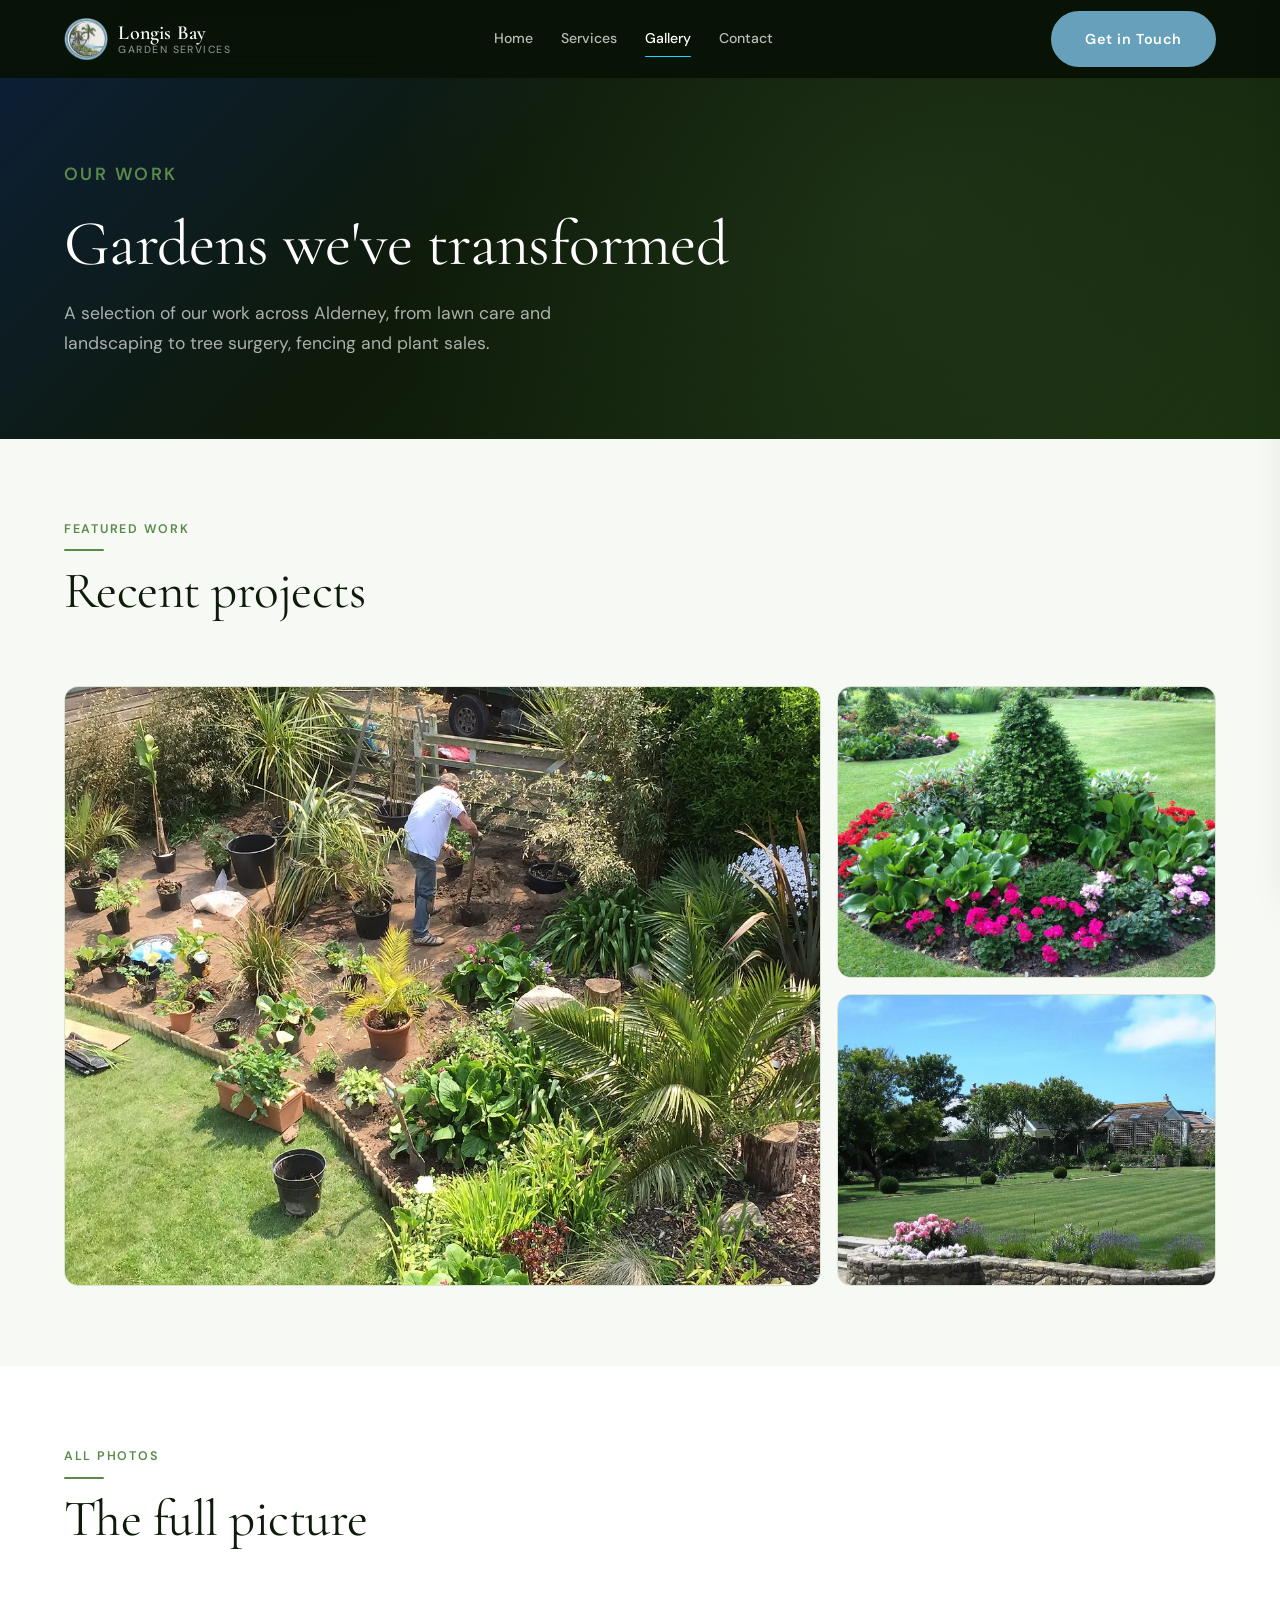
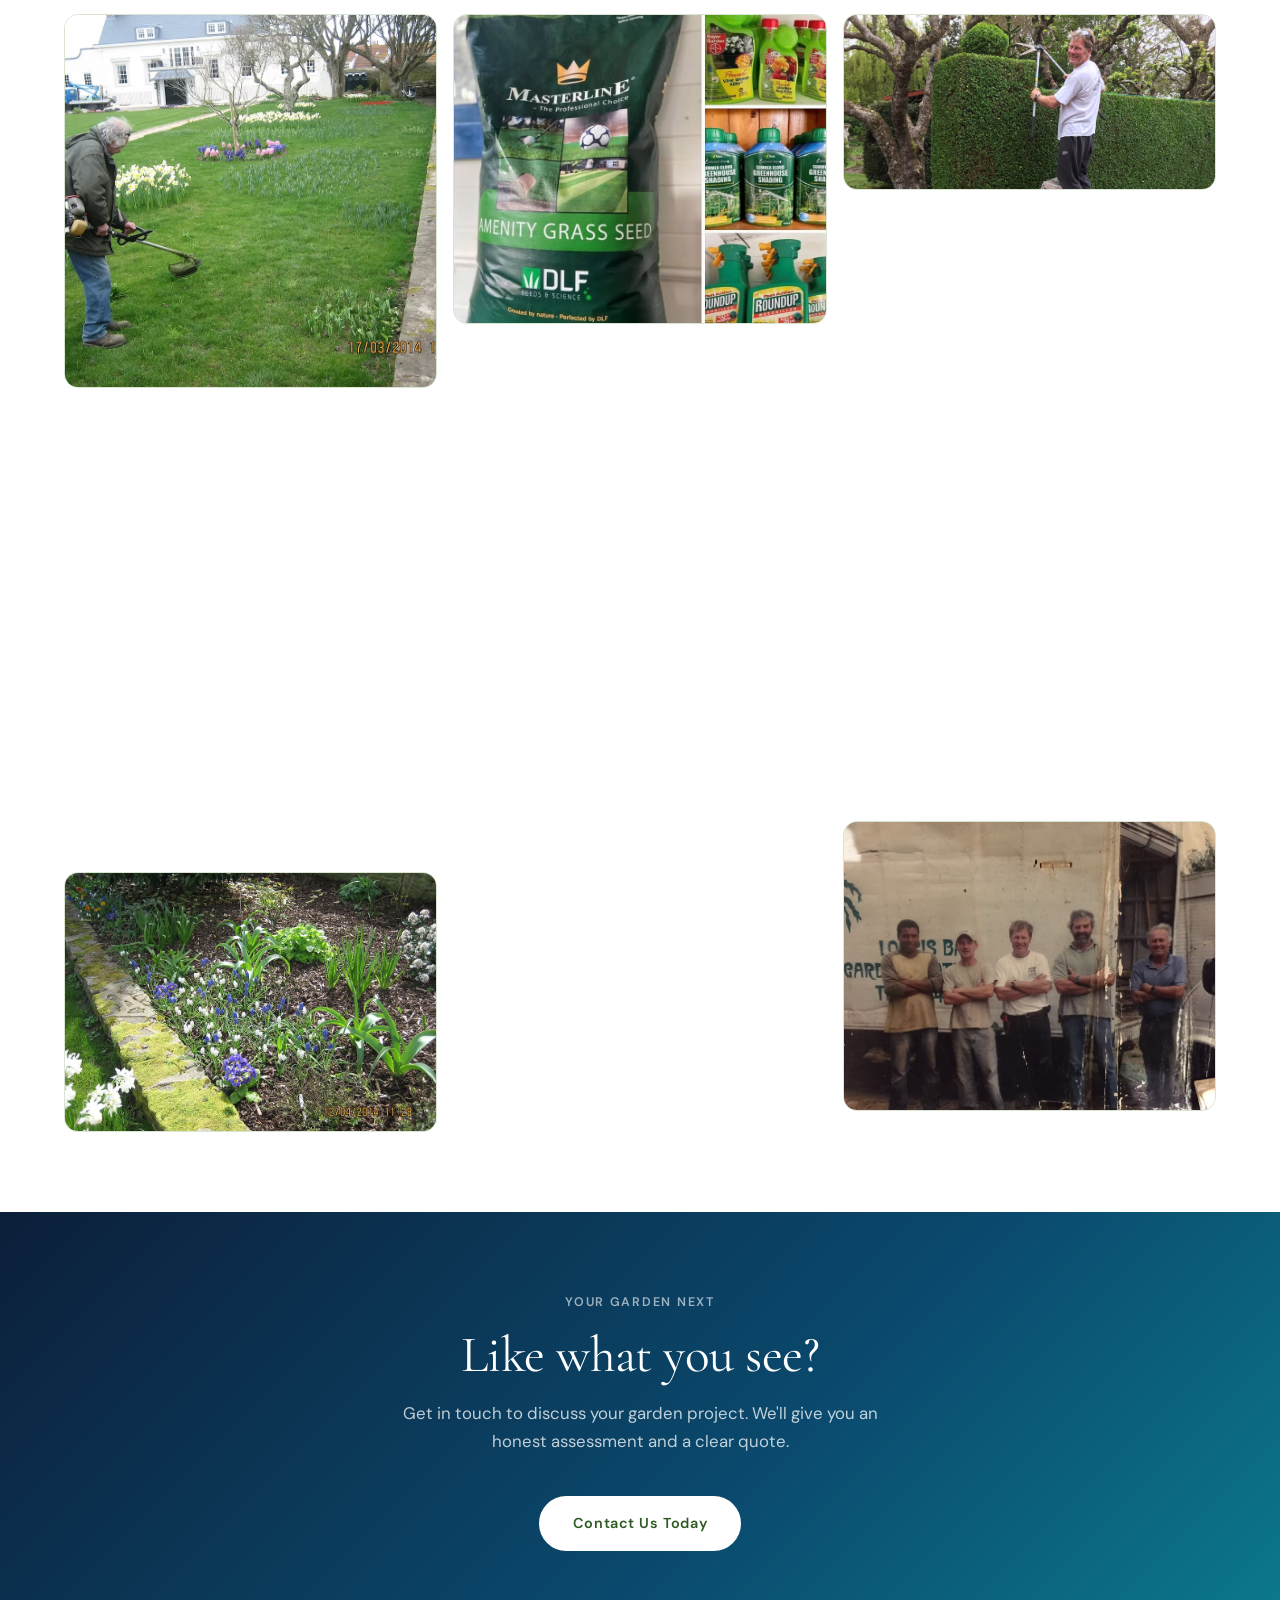
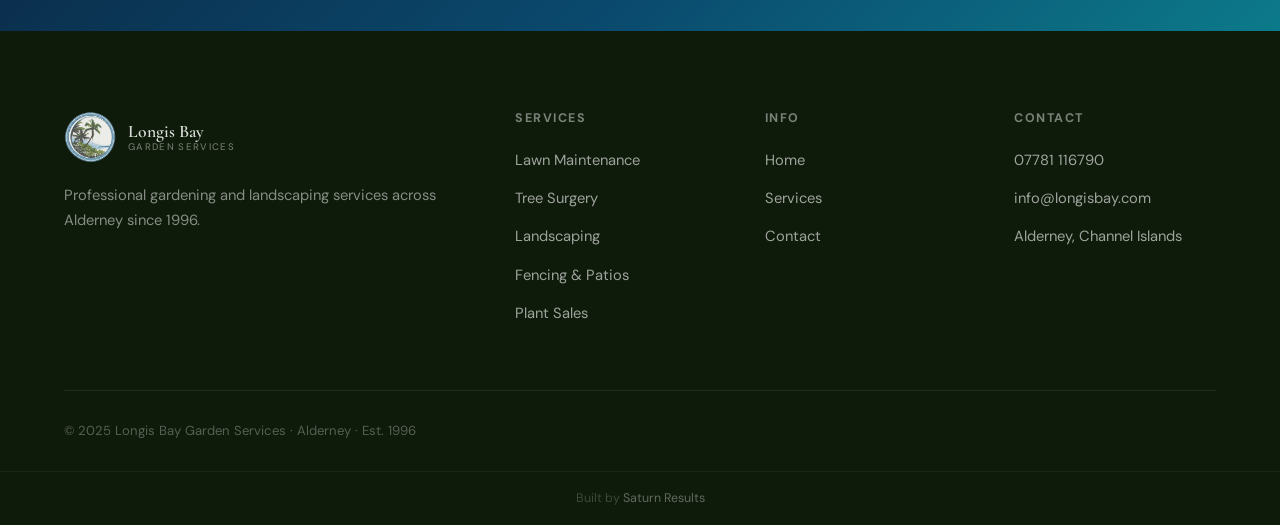
<file: gallery/index.html>
<!DOCTYPE html>
<html lang="en">
<head>
  <meta charset="UTF-8" />
  <meta name="viewport" content="width=device-width, initial-scale=1.0" />
  <title>Gallery · Garden &amp; Landscaping Work Across Alderney · Longis Bay Garden Services</title>
  <meta name="description" content="Browse our portfolio of garden transformations across Alderney. Lawn care, landscaping, tree surgery, fencing, plant sales and our island garden centre." />
  <meta name="keywords" content="garden photos Alderney, landscaping gallery Alderney, before after garden Alderney, Longis Bay garden services portfolio" />
  <link rel="canonical" href="https://longisbay.com/gallery/" />
  <meta property="og:type" content="website" />
  <meta property="og:url" content="https://longisbay.com/gallery/" />
  <meta property="og:title" content="Gallery · Garden &amp; Landscaping Work Across Alderney" />
  <meta property="og:description" content="Browse our portfolio of garden transformations across Alderney. Lawns, landscaping, tree surgery, fencing and plant sales." />
  <meta property="og:image" content="https://longisbay.com/images/landscape.avif" />
  <link rel="icon" type="image/png" sizes="64x64" href="../favicon.png" />
  <link rel="apple-touch-icon" href="../favicon.png" />
  <link rel="preconnect" href="https://fonts.googleapis.com" />
  <link rel="preconnect" href="https://fonts.gstatic.com" crossorigin />
  <link href="https://fonts.googleapis.com/css2?family=Cormorant+Garamond:ital,wght@0,300;0,400;0,600;1,300;1,400&family=DM+Sans:wght@400;500;600;700&display=swap" rel="stylesheet" />
  <link rel="stylesheet" href="../style.css" />
</head>
<body>

<nav class="nav" id="nav">
  <div class="container">
    <div class="nav__inner">
      <a href="../" class="nav__logo">
        <img src="../images/logo-nobg.png" alt="Longis Bay Garden Services" class="nav__logo-img">
        <span class="nav__logo-text">Longis Bay<span class="nav__logo-sub">Garden Services</span></span>
      </a>
      <div class="nav__links">
        <a href="../">Home</a>
        <a href="../services/">Services</a>
        <a href="./" class="active">Gallery</a>
        <a href="../contact/">Contact</a>
      </div>
      <a href="../contact/" class="btn btn-primary nav__cta">Get in Touch</a>
      <button class="nav__hamburger" id="hamburger" aria-label="Open menu">
        <span></span><span></span><span></span>
      </button>
    </div>
  </div>
</nav>

<div class="nav__mobile-overlay" id="mobileOverlay"></div>
<div class="nav__mobile" id="mobileNav">
  <div class="nav__mobile-header">
    <div style="display:flex;align-items:center;gap:0.65rem;">
      <img src="../images/logo-nobg.png" alt="" class="nav__logo-img">
      <span class="nav__logo-text" style="color:#0e1a0a;">Longis Bay<span class="nav__logo-sub" style="color:rgba(14,26,10,0.5);">Garden Services</span></span>
    </div>
    <button class="nav__mobile-close" id="mobileClose" aria-label="Close menu">
      <svg width="14" height="14" viewBox="0 0 24 24" fill="none" stroke="currentColor" stroke-width="2.5" stroke-linecap="round"><line x1="18" y1="6" x2="6" y2="18"/><line x1="6" y1="6" x2="18" y2="18"/></svg>
    </button>
  </div>
  <div class="nav__mobile-body">
    <a href="../" class="nav__mobile-link">Home</a>
    <a href="../services/" class="nav__mobile-link">Services</a>
    <a href="./" class="nav__mobile-link">Gallery</a>
    <a href="../contact/" class="nav__mobile-link">Contact</a>
  </div>
  <div class="nav__mobile-footer">
    <a href="https://wa.me/447781116790" class="nav__mobile-wa-btn" target="_blank" rel="noopener">
      <svg viewBox="0 0 24 24" fill="currentColor" width="18" height="18"><path d="M17.472 14.382c-.297-.149-1.758-.867-2.03-.967-.273-.099-.471-.148-.67.15-.197.297-.767.966-.94 1.164-.173.199-.347.223-.644.075-.297-.15-1.255-.463-2.39-1.475-.883-.788-1.48-1.761-1.653-2.059-.173-.297-.018-.458.13-.606.134-.133.298-.347.446-.52.149-.174.198-.298.298-.497.099-.198.05-.371-.025-.52-.075-.149-.669-1.612-.916-2.207-.242-.579-.487-.5-.669-.51-.173-.008-.371-.01-.57-.01-.198 0-.52.074-.792.372-.272.297-1.04 1.016-1.04 2.479 0 1.462 1.065 2.875 1.213 3.074.149.198 2.096 3.2 5.077 4.487.709.306 1.262.489 1.694.625.712.227 1.36.195 1.871.118.571-.085 1.758-.719 2.006-1.413.248-.694.248-1.289.173-1.413-.074-.124-.272-.198-.57-.347m-5.421 7.403h-.004a9.87 9.87 0 01-5.031-1.378l-.361-.214-3.741.982.998-3.648-.235-.374a9.86 9.86 0 01-1.51-5.26c.001-5.45 4.436-9.884 9.888-9.884 2.64 0 5.122 1.03 6.988 2.898a9.825 9.825 0 012.893 6.994c-.003 5.45-4.437 9.884-9.885 9.884m8.413-18.297A11.815 11.815 0 0012.05 0C5.495 0 .16 5.335.157 11.892c0 2.096.547 4.142 1.588 5.945L.057 24l6.305-1.654a11.882 11.882 0 005.683 1.448h.005c6.554 0 11.89-5.335 11.893-11.893a11.821 11.821 0 00-3.48-8.413z"/></svg> WhatsApp Jack
    </a>
    <a href="tel:07781116790" class="nav__mobile-wa-full">Call 07781 116790</a>
    <a href="mailto:info@longisbay.com" class="btn btn-primary">Email Us</a>
  </div>
</div>

<!-- PAGE HERO -->
<section class="page-hero">
  <div class="container">
    <div class="page-hero__content">
      <p class="eyebrow">Our Work</p>
      <h1>Gardens we've transformed</h1>
      <p>A selection of our work across Alderney, from lawn care and landscaping to tree surgery, fencing and plant sales.</p>
    </div>
  </div>
</section>

<!-- FEATURED -->
<section class="bg-ivory" style="padding:5rem 0;">
  <div class="container">
    <div class="section-header fade-up">
      <p class="eyebrow">Featured Work</p>
      <div class="divider"></div>
      <h2>Recent projects</h2>
    </div>
    <div class="gallery-featured-grid fade-up">
      <div class="gallery-featured-item main">
        <img src="../images/main.avif" alt="Longis Bay Garden Services"/>
      </div>
      <div class="gallery-featured-item">
        <img src="../images/flowerbed.avif" alt="Flower bed design"/>
      </div>
      <div class="gallery-featured-item">
        <img src="../images/landscape.avif" alt="Garden landscaping"/>
      </div>
    </div>
  </div>
</section>

<!-- MASONRY GALLERY -->
<section class="bg-white" style="padding:5rem 0;">
  <div class="container">
    <div class="section-header fade-up">
      <p class="eyebrow">All Photos</p>
      <div class="divider"></div>
      <h2>The full picture</h2>
    </div>
    <div class="gallery-masonry">
      <div class="gallery-item fade-up">
        <img src="../images/lawn.avif" alt="Lawn maintenance"/>
        <div class="gallery-item-overlay"><span class="gallery-item-label">Lawn Maintenance</span></div>
      </div>
      <div class="gallery-item fade-up">
        <img src="../images/fencing.avif" alt="Fencing and patios"/>
        <div class="gallery-item-overlay"><span class="gallery-item-label">Fencing &amp; Patios</span></div>
      </div>
      <div class="gallery-item fade-up">
        <img src="../images/tree-surgery.avif" alt="Tree surgery"/>
        <div class="gallery-item-overlay"><span class="gallery-item-label">Tree Surgery</span></div>
      </div>
      <div class="gallery-item fade-up">
        <img src="../images/weeding.avif" alt="Weeding"/>
        <div class="gallery-item-overlay"><span class="gallery-item-label">Weeding</span></div>
      </div>
      <div class="gallery-item fade-up">
        <img src="../images/shop.avif" alt="Plant shop"/>
        <div class="gallery-item-overlay"><span class="gallery-item-label">Plant Shop</span></div>
      </div>
      <div class="gallery-item fade-up">
        <img src="../images/plants.avif" alt="Plants"/>
        <div class="gallery-item-overlay"><span class="gallery-item-label">Plants</span></div>
      </div>
      <div class="gallery-item fade-up">
        <img src="../images/planting.avif" alt="Garden planting"/>
        <div class="gallery-item-overlay"><span class="gallery-item-label">Planting</span></div>
      </div>
      <div class="gallery-item fade-up">
        <img src="../images/hedge.avif" alt="Garden work"/>
        <div class="gallery-item-overlay"><span class="gallery-item-label">Hedge Cutting</span></div>
      </div>
      <div class="gallery-item fade-up">
        <img src="../images/tree.avif" alt="Tree work"/>
        <div class="gallery-item-overlay"><span class="gallery-item-label">Tree Work</span></div>
      </div>
      <div class="gallery-item fade-up">
        <img src="../images/imagelb.avif" alt="Longis Bay garden"/>
        <div class="gallery-item-overlay"><span class="gallery-item-label">Longis Bay</span></div>
      </div>
      <div class="gallery-item fade-up">
        <img src="../images/newsitepics.avif" alt="Garden services"/>
        <div class="gallery-item-overlay"><span class="gallery-item-label">Garden Services</span></div>
      </div>
      <div class="gallery-item fade-up">
        <img src="../images/oldest.avif" alt="Est. 1996"/>
        <div class="gallery-item-overlay"><span class="gallery-item-label">Est. 1996</span></div>
      </div>
    </div>
  </div>
</section>

<!-- CTA BAND -->
<div class="cta-band">
  <div class="container">
    <p class="eyebrow" style="color:rgba(255,255,255,0.6);margin-bottom:0.75rem;">Your garden next</p>
    <h2>Like what you see?</h2>
    <p>Get in touch to discuss your garden project. We'll give you an honest assessment and a clear quote.</p>
    <div style="display:flex;gap:1rem;justify-content:center;flex-wrap:wrap;">
      <a href="../contact/" class="btn btn-white">Contact Us Today</a>
    </div>
  </div>
</div>

<footer>
  <div class="container">
    <div class="footer-grid">
      <div class="footer-brand">
        <a href="../" class="footer-logo">
          <img src="../images/logo-nobg.png" alt="Longis Bay Garden Services" class="footer-logo-img">
          <span class="footer-logo-text">Longis Bay<span class="footer-logo-sub">Garden Services</span></span>
        </a>
        <p>Professional gardening and landscaping services across Alderney since 1996.</p>
      </div>
      <div class="footer-col"><h5>Services</h5><ul>
        <li><a href="../services/">Lawn Maintenance</a></li>
        <li><a href="../services/">Tree Surgery</a></li>
        <li><a href="../services/">Landscaping</a></li>
        <li><a href="../services/">Fencing &amp; Patios</a></li>
        <li><a href="../services/">Plant Sales</a></li>
      </ul></div>
      <div class="footer-col"><h5>Info</h5><ul>
        <li><a href="../">Home</a></li>
        <li><a href="../services/">Services</a></li>
        <li><a href="../contact/">Contact</a></li>
      </ul></div>
      <div class="footer-col"><h5>Contact</h5><ul>
        <li><a href="tel:07781116790">07781 116790</a></li>
        <li><a href="mailto:info@longisbay.com">info@longisbay.com</a></li>
        <li><a href="#">Alderney, Channel Islands</a></li>
      </ul></div>
    </div>
    <div class="footer-bottom"><span>© 2025 Longis Bay Garden Services · Alderney · Est. 1996</span></div>
  </div>
  <div class="footer-built">Built by <a href="https://saturnresults.co.uk" target="_blank" rel="noopener">Saturn Results</a></div>
</footer>

<script src="../main.js"></script>
</body>
</html>
</file>
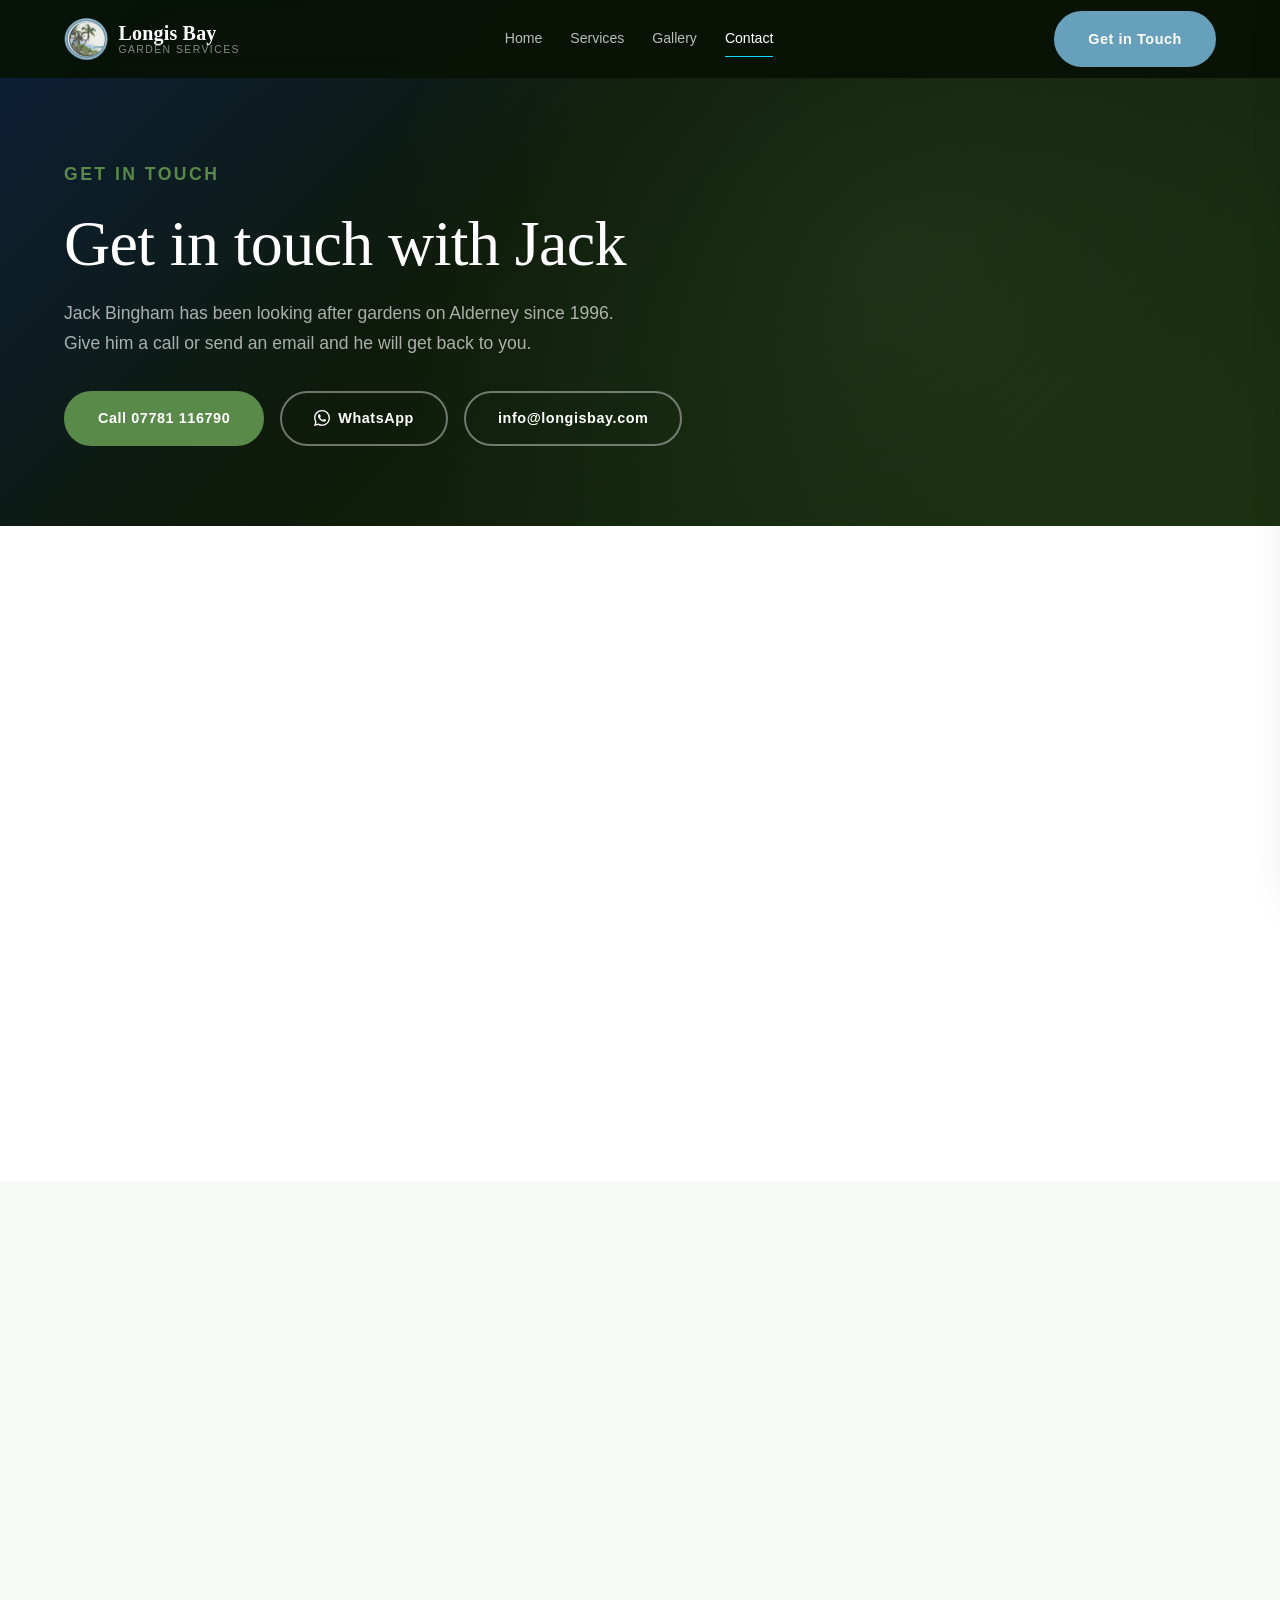
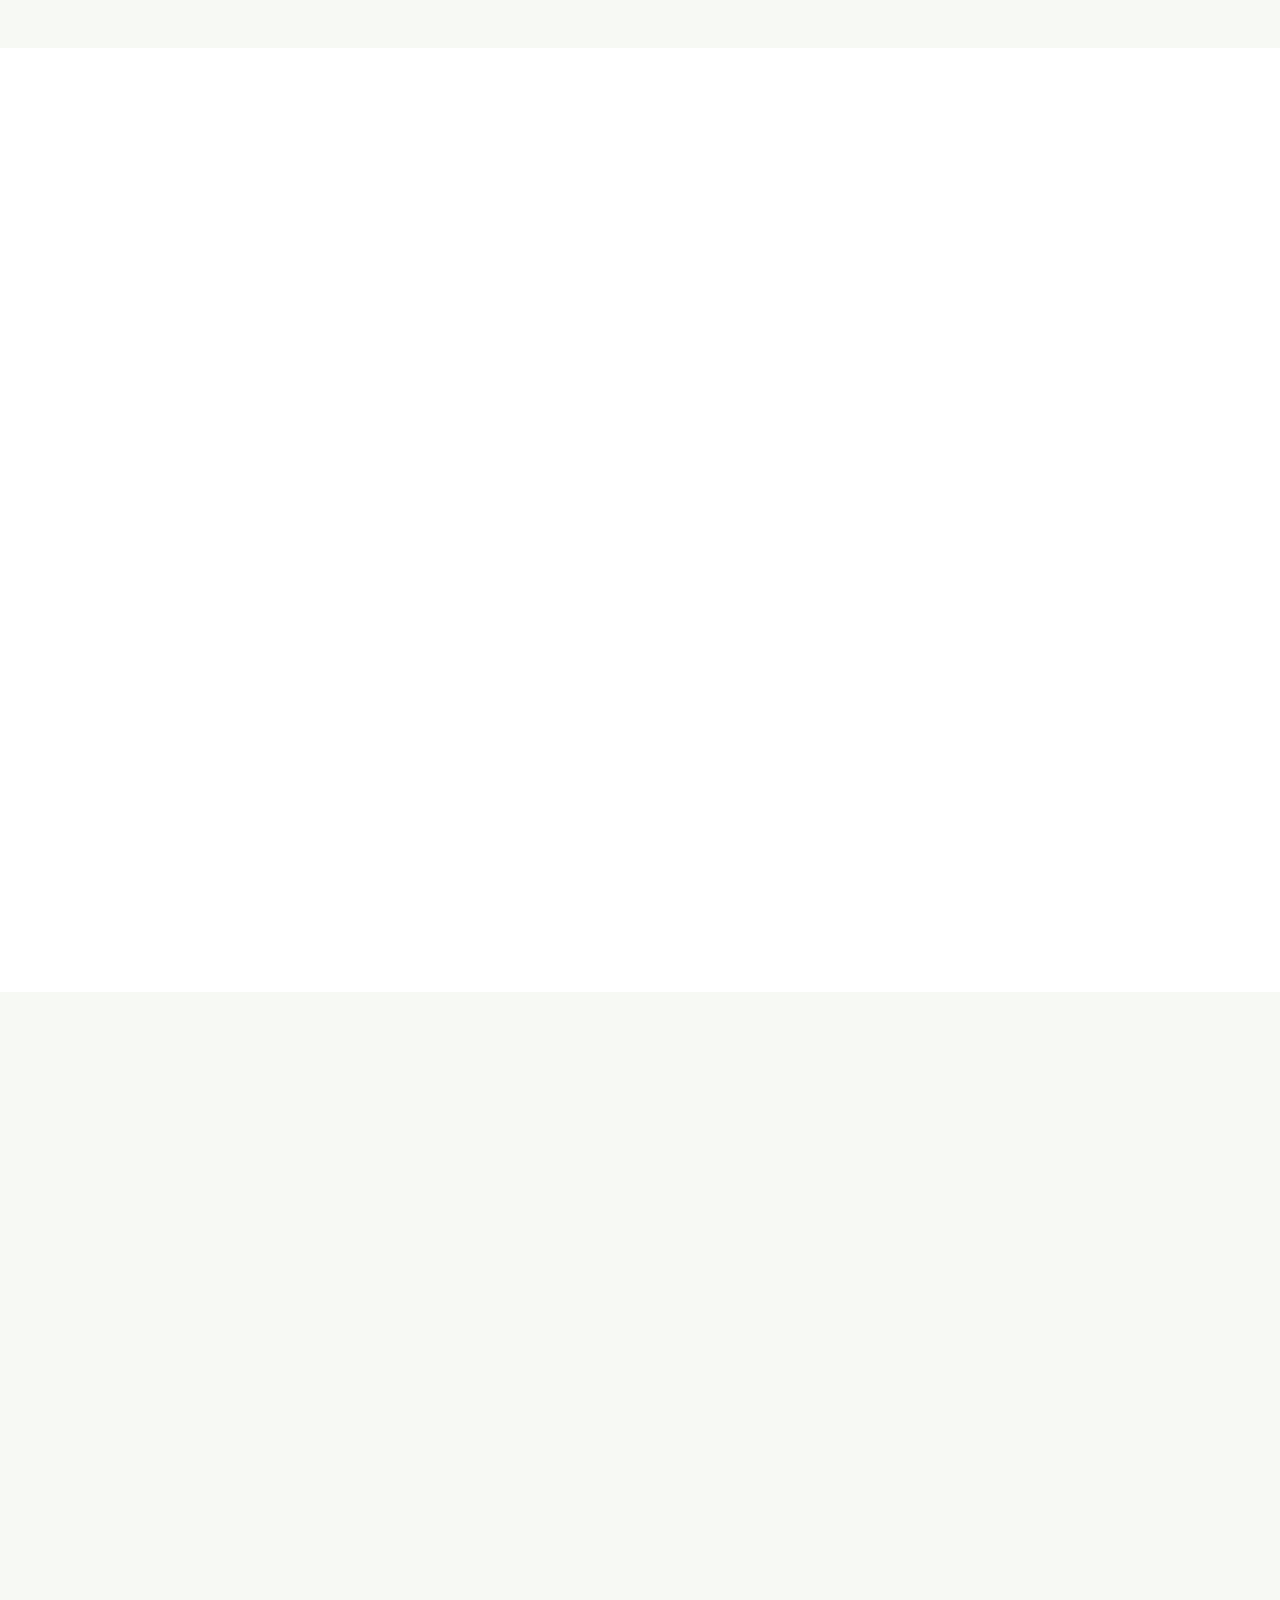
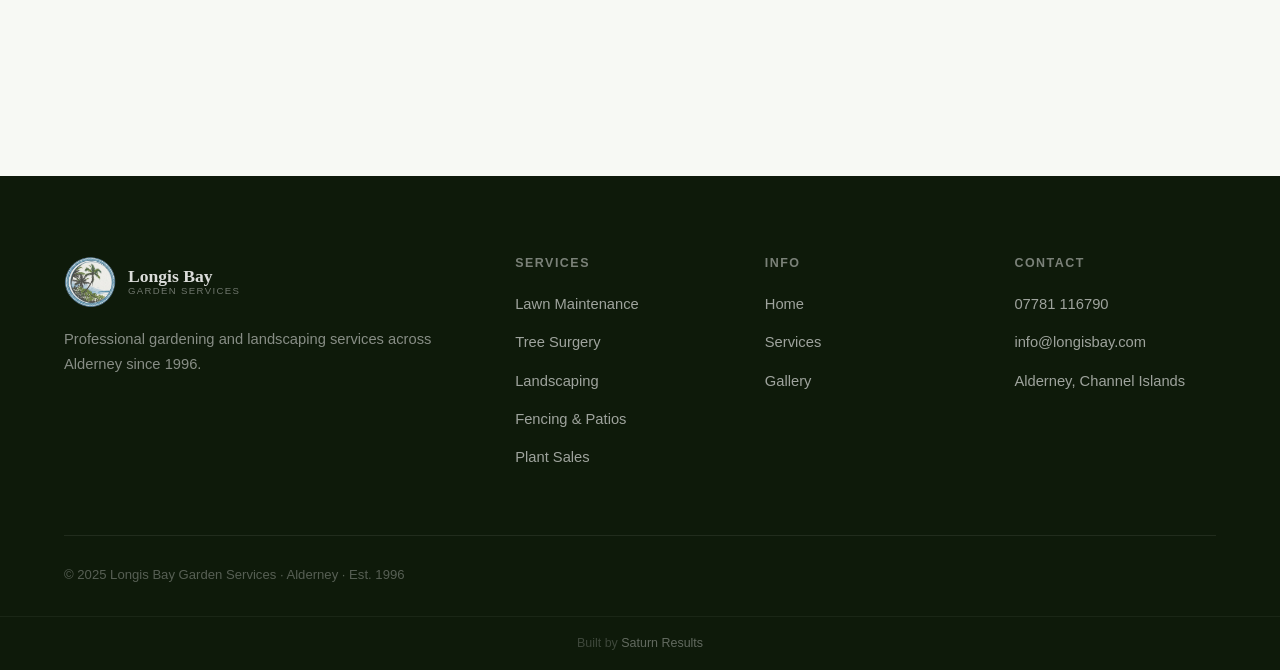
<file: contact.html>
<!DOCTYPE html>
<html lang="en">
<head>
  <meta charset="UTF-8" />
  <meta http-equiv="refresh" content="0; url=contact/" />
  <link rel="canonical" href="contact/" />
  <title>Redirecting...</title>
</head>
<body>
  <p>Redirecting to <a href="contact/">contact/</a>...</p>
</body>
</html>
</file>
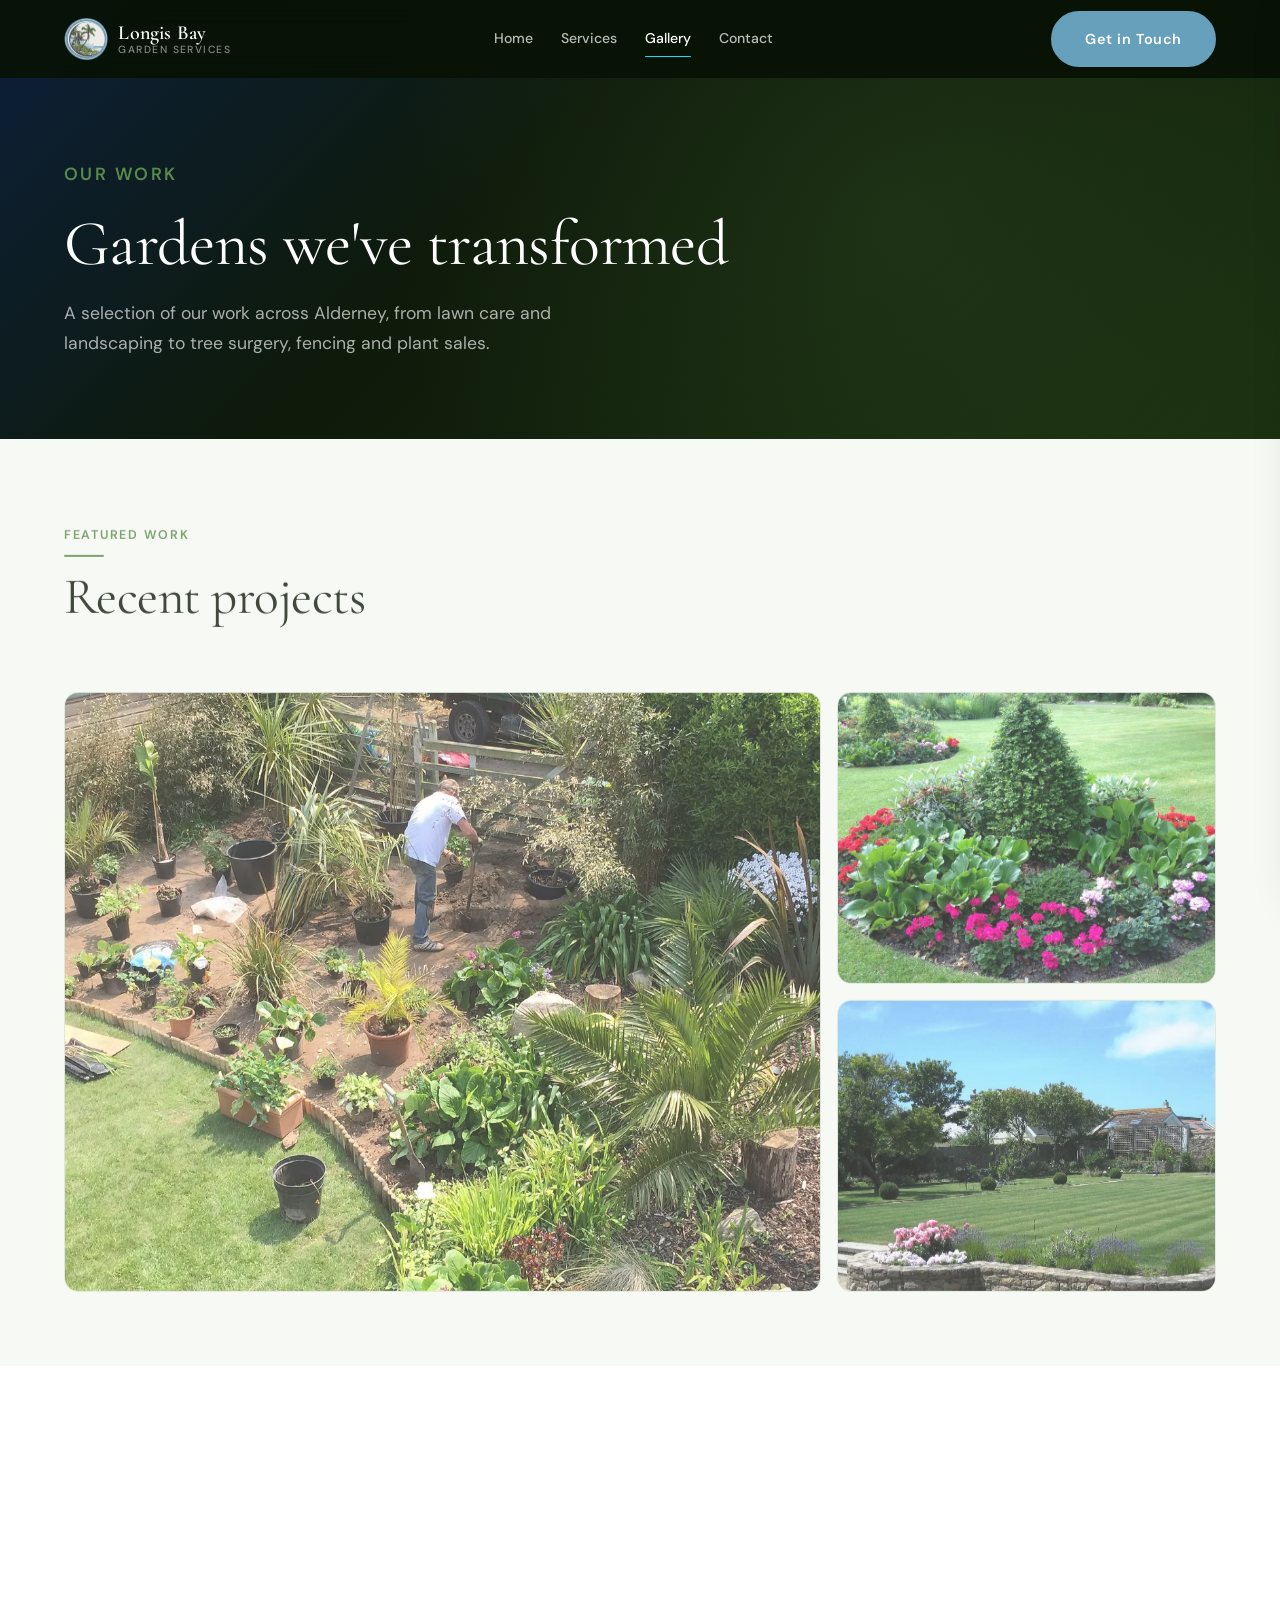
<file: gallery.html>
<!DOCTYPE html>
<html lang="en">
<head>
  <meta charset="UTF-8" />
  <meta http-equiv="refresh" content="0; url=gallery/" />
  <link rel="canonical" href="gallery/" />
  <title>Redirecting...</title>
</head>
<body>
  <p>Redirecting to <a href="gallery/">gallery/</a>...</p>
</body>
</html>
</file>
<file: style.css>
/* =============================================
   LONGIS BAY GARDEN SERVICES — Design System
   Based on YK Wellness template by Saturn Results
   ============================================= */

:root {
  --ivory:      #f7f9f4;
  --white:      #ffffff;
  --sand:       #d9e4d3;
  --stone:      #a8c09e;
  --sage:       #5a8a4a;
  --sage-dark:  #2d5a20;
  --sage-light: #eaf2e6;
  --charcoal:   #0e1a0a;
  --mid:        #3a5430;
  --light:      #6b8f60;
  --accent:     #7aaa66;
  --accent-lt:  #eaf2e6;
  --navy:       #0c1f3a;
  --cyan:       #11dbff;
  --gold:       #c9a855;

  --font-serif: 'Cormorant Garamond', 'Georgia', serif;
  --font-sans:  'DM Sans', 'Helvetica Neue', sans-serif;

  --radius-sm: 6px;
  --radius-md: 14px;
  --radius-lg: 28px;
  --shadow-sm: 0 2px 12px rgba(0,0,0,0.06);
  --shadow-md: 0 8px 32px rgba(0,0,0,0.10);
  --shadow-lg: 0 20px 60px rgba(0,0,0,0.14);
  --transition: all 0.3s cubic-bezier(0.4,0,0.2,1);
}

/* Reset */
*, *::before, *::after { box-sizing: border-box; margin: 0; padding: 0; }
html { scroll-behavior: smooth; font-size: 16px; overflow-x: clip; }
body {
  font-family: var(--font-sans);
  background: #060e04;
  color: var(--charcoal);
  line-height: 1.7;
  -webkit-font-smoothing: antialiased;
}
img { max-width: 100%; display: block; }
a { color: inherit; text-decoration: none; }
ul { list-style: none; }

/* Typography */
h1,h2,h3,h4,h5 {
  font-family: var(--font-serif);
  font-weight: 400;
  line-height: 1.2;
  letter-spacing: -0.01em;
}
h1 { font-size: clamp(2.6rem, 6vw, 5rem); }
h2 { font-size: clamp(2rem, 4vw, 3.2rem); }
h3 { font-size: clamp(1.4rem, 2.5vw, 2rem); }
h4 { font-size: 1.25rem; }
p  { color: var(--mid); font-size: 1.05rem; }

.eyebrow {
  font-family: var(--font-sans);
  font-size: 0.78rem;
  font-weight: 600;
  letter-spacing: 0.14em;
  text-transform: uppercase;
  color: var(--sage);
}

.divider {
  width: 40px;
  height: 2px;
  background: var(--sage);
  border-radius: 2px;
  margin: 0.6rem 0;
}
.divider--center { margin: 0.6rem auto; }

/* Layout */
.container { max-width: 1200px; margin: 0 auto; padding: 0 1.5rem; }
section { padding: 6rem 0; }
.bg-white  { background: var(--white); }
.bg-ivory  { background: var(--ivory); }

/* Buttons */
.btn {
  display: inline-flex;
  align-items: center;
  gap: 0.5rem;
  font-family: var(--font-sans);
  font-size: 0.9rem;
  font-weight: 600;
  letter-spacing: 0.04em;
  padding: 0.85rem 2rem;
  border-radius: 100px;
  border: 2px solid transparent;
  cursor: pointer;
  transition: var(--transition);
  white-space: nowrap;
}
.btn-primary {
  background: var(--sage);
  color: var(--white);
  border-color: var(--sage);
}
.btn-primary:hover {
  background: var(--sage-dark);
  border-color: var(--sage-dark);
  color: var(--white);
  transform: translateY(-1px);
  box-shadow: 0 6px 20px rgba(90,138,74,0.35);
}
.btn-outline {
  background: transparent;
  color: var(--charcoal);
  border-color: var(--charcoal);
}
.btn-outline:hover {
  background: var(--charcoal);
  color: var(--white);
  transform: translateY(-1px);
}
.btn-white {
  background: var(--white);
  color: var(--sage-dark);
  border-color: var(--white);
}
.btn-white:hover {
  background: var(--ivory);
  transform: translateY(-1px);
  box-shadow: 0 6px 20px rgba(0,0,0,0.12);
}

/* =============================================
   NAVIGATION
   ============================================= */
.nav {
  position: fixed;
  top: 0; left: 0; right: 0;
  z-index: 1000;
  padding: 0.7rem 0;
  background: rgba(8, 18, 5, 0.92);
  backdrop-filter: blur(14px);
  -webkit-backdrop-filter: blur(14px);
  transition: transform 0.35s cubic-bezier(0.4,0,0.2,1), background 0.3s, box-shadow 0.3s;
}
.nav.scrolled {
  background: rgba(8, 18, 5, 0.98);
  box-shadow: 0 1px 0 rgba(255,255,255,0.06);
  padding: 0.5rem 0;
}
.nav.nav--hidden { transform: translateY(-100%); }

.nav__inner {
  display: flex;
  align-items: center;
  justify-content: space-between;
  gap: 2rem;
}

/* Logo */
.nav__logo { flex-shrink: 0; display: flex; align-items: center; gap: 0.65rem; }
.nav__logo-img {
  height: 44px; width: 44px; border-radius: 50%; object-fit: cover;
  flex-shrink: 0;
}
.nav__logo-text {
  font-family: var(--font-serif);
  font-size: 1.25rem;
  font-weight: 600;
  color: #fff;
  letter-spacing: 0.01em;
  display: flex;
  flex-direction: column;
  line-height: 1.1;
}
.nav__logo-sub {
  font-size: 0.65rem;
  font-family: var(--font-sans);
  font-weight: 500;
  letter-spacing: 0.14em;
  text-transform: uppercase;
  color: rgba(255,255,255,0.5);
}

.nav__links {
  display: flex;
  align-items: center;
  gap: 0.25rem;
}
.nav__links a {
  font-size: 0.88rem;
  font-weight: 500;
  color: rgba(255,255,255,0.72);
  padding: 0.4rem 0.75rem;
  border-radius: 6px;
  transition: var(--transition);
  position: relative;
  white-space: nowrap;
}
.nav__links a:hover, .nav__links a.active { color: var(--white); }
.nav__links a::after {
  content: '';
  position: absolute;
  bottom: 0; left: 0.75rem; right: 0.75rem;
  height: 1.5px;
  background: var(--cyan);
  transform: scaleX(0);
  transition: var(--transition);
  border-radius: 2px;
}
.nav__links a:hover::after, .nav__links a.active::after { transform: scaleX(1); }

.nav__cta {
  margin-left: 1rem;
  background: #67a0bb !important;
  border-color: #67a0bb !important;
  color: #fff !important;
}
.nav__cta:hover {
  background: #4d87a3 !important;
  border-color: #4d87a3 !important;
  box-shadow: 0 6px 20px rgba(103,160,187,0.35) !important;
}

/* Hamburger */
.nav__hamburger {
  display: none;
  flex-direction: column;
  gap: 4.5px;
  background: rgba(255,255,255,0.08);
  border: 1px solid rgba(255,255,255,0.13);
  border-radius: 8px;
  cursor: pointer;
  padding: 9px 10px;
  align-items: center;
  justify-content: center;
  transition: background 0.2s;
}
.nav__hamburger:hover { background: rgba(255,255,255,0.14); }
.nav__hamburger span {
  width: 18px; height: 1.5px;
  background: rgba(255,255,255,0.85);
  border-radius: 2px; display: block;
  transition: var(--transition);
}

/* =============================================
   MOBILE NAV DRAWER
   ============================================= */
.nav__mobile-overlay {
  display: none;
  position: fixed; inset: 0;
  background: rgba(0,0,0,0.5);
  z-index: 1000;
  backdrop-filter: blur(3px);
}
.nav__mobile-overlay.open { display: block; }

.nav__mobile {
  display: flex; flex-direction: column;
  position: fixed; top: 0; right: 0; bottom: 0;
  height: 100dvh;
  width: min(85vw, 360px);
  background: #fff;
  z-index: 1001;
  overflow: hidden;
  transform: translateX(110%);
  transition: transform 0.32s cubic-bezier(0.4,0,0.2,1);
  box-shadow: -12px 0 48px rgba(0,0,0,0.2);
}
.nav__mobile.open { transform: translateX(0); }

.nav__mobile-header {
  display: flex; align-items: center; justify-content: space-between;
  padding: 1rem 1.4rem;
  background: #0e1a0a;
  flex-shrink: 0;
}
.nav__mobile-close {
  display: flex; align-items: center; justify-content: center;
  width: 32px; height: 32px;
  background: rgba(255,255,255,0.1);
  border: 1px solid rgba(255,255,255,0.18);
  border-radius: 7px; cursor: pointer;
  color: rgba(255,255,255,0.85);
  transition: background 0.2s;
}
.nav__mobile-close:hover { background: rgba(255,255,255,0.2); }

.nav__mobile-body { flex: 1; min-height: 0; overflow-y: scroll; padding: 0.5rem 0 150px; }

.nav__mobile-link {
  display: block; padding: 1rem 1.4rem;
  font-family: var(--font-sans); font-size: 0.975rem; font-weight: 500;
  color: #0e1a0a;
  border-bottom: 1px solid #eef3ec;
  transition: background 0.15s;
}
.nav__mobile-link:hover { background: #f7f9f4; }

.nav__mobile-footer {
  position: absolute; bottom: 0; left: 0; right: 0;
  padding: 1rem 1.4rem 1.4rem;
  border-top: 1px solid #eef3ec;
  background: #fff;
  display: flex; flex-direction: column; gap: 0.6rem;
  z-index: 2;
}
.nav__mobile-wa-btn {
  display: flex; align-items: center; justify-content: center; gap: 0.6rem;
  padding: 0.85rem 1.5rem;
  background: #25d366;
  color: #fff;
  border-radius: 10px;
  font-size: 0.92rem; font-weight: 600;
  transition: background 0.2s;
}
.nav__mobile-wa-btn:hover { background: #1da851; }
.nav__mobile-wa-full {
  display: flex; align-items: center; justify-content: center; gap: 0.6rem;
  padding: 0.85rem 1.5rem;
  background: var(--sage-light);
  color: var(--sage-dark);
  border-radius: 10px;
  font-size: 0.92rem; font-weight: 600;
  border: 1px solid var(--sand);
  transition: background 0.2s;
}
.nav__mobile-wa-full:hover { background: var(--sand); }
.nav__mobile-footer .btn-primary {
  background: linear-gradient(160deg, #2a5018 0%, #0e1a0a 100%);
  color: #fff;
  border: 1px solid rgba(255,255,255,0.12);
  border-radius: 10px;
  width: 100%; justify-content: center;
  padding: 0.9rem 1.5rem; font-size: 0.95rem;
}

/* =============================================
   HERO SLIDER
   ============================================= */
.hero-slider {
  position: relative; width: 100%;
  background: #060e04;
  padding: 5.5rem 1.5rem 2rem;
}
.hero-slider__card {
  position: relative; overflow: hidden;
  border-radius: 18px;
}
.hero-slide {
  position: absolute; inset: 0;
  display: flex; flex-direction: column; justify-content: center;
  opacity: 0; transition: opacity 1s ease; pointer-events: none;
}
.hero-slide.active {
  opacity: 1; pointer-events: auto;
  position: relative; min-height: 680px;
}
.hero-slide__img {
  position: absolute; inset: 0;
  background: linear-gradient(135deg, #0e1a0a 0%, #1a3010 40%, #243d18 70%, #2d4a1e 100%);
  background-size: cover; background-position: center;
}
.hero-slide__img--1 { background-image: url('images/main.avif'); }
.hero-slide__img--2 { background-image: url('images/tree-surgery.avif'); }
.hero-slide__img--3 { background-image: url('images/landscape.avif'); }

.hero-slide__overlay {
  position: absolute; inset: 0;
  background: linear-gradient(
    to right,
    rgba(6, 14, 4, 0.58) 0%,
    rgba(6, 14, 4, 0.30) 55%,
    rgba(6, 14, 4, 0.06) 100%
  );
}
.hero-slide__content {
  position: relative; z-index: 2;
  width: 100%; max-width: 1200px;
  margin: 0 auto; padding: 2rem 1.5rem;
  text-align: left;
}
.hero-slide__content h1 {
  color: #fff;
  font-size: clamp(2.4rem, 5.5vw, 4.2rem);
  font-weight: 400; line-height: 1.05;
  margin-bottom: 1rem; max-width: 560px;
}
.hero-slide__sub {
  color: rgba(255,255,255,0.92);
  font-size: 1rem; max-width: 440px;
  margin-bottom: 1.75rem; line-height: 1.7;
  font-weight: 500;
}
.btn-slide {
  display: inline-flex; align-items: center; gap: 0.4rem;
  background: rgba(90,138,74,0.28);
  color: #fff; border: 1px solid rgba(255,255,255,0.38);
  padding: 0.7rem 1.6rem; border-radius: 8px;
  font-size: 0.93rem; font-family: var(--font-sans); font-weight: 500;
  cursor: pointer; backdrop-filter: blur(6px);
  transition: background 0.25s, border-color 0.25s;
}
.btn-slide:hover {
  background: rgba(90,138,74,0.5); border-color: rgba(255,255,255,0.6); color: #fff;
}

/* Arrows */
.hero-slider__arrow {
  position: absolute; top: 50%; transform: translateY(-50%); z-index: 10;
  background: rgba(255,255,255,0.1); border: 1px solid rgba(255,255,255,0.22);
  color: #fff; width: 42px; height: 42px; border-radius: 50%;
  cursor: pointer; display: flex; align-items: center; justify-content: center;
  padding: 0; transition: background 0.2s; backdrop-filter: blur(6px);
}
.hero-slider__arrow:hover { background: rgba(255,255,255,0.22); }
.hero-slider__arrow--prev { left: 1rem; }
.hero-slider__arrow--next { right: 1rem; }

/* Dots */
.hero-slider__dots {
  position: absolute; bottom: 1.4rem; left: 50%; transform: translateX(-50%);
  z-index: 10; display: flex; align-items: center; gap: 0.6rem;
}
.hero-slider__dot {
  width: 8px; height: 8px; border-radius: 50%; border: none;
  background: rgba(255,255,255,0.35); cursor: pointer;
  transition: background 0.25s, transform 0.25s; padding: 0;
}
.hero-slider__dot.active { background: #fff; transform: scale(1.25); }

@media (max-width: 768px) {
  .hero-slider { padding: 4.5rem 0.7rem 0.75rem; }
  .hero-slider__arrow { top: auto; bottom: 0.75rem; transform: none; width: 36px; height: 36px; }
  .hero-slider__arrow--prev { left: 1rem; right: auto; }
  .hero-slider__arrow--next { right: 1rem; left: auto; }
  .hero-slide.active { min-height: 520px; }
  .hero-slide__content { padding: 1.5rem 1rem; }
  .hero-slide__content h1 { font-size: clamp(2.4rem, 9.5vw, 3.2rem); }
}

/* =============================================
   TRUST BAR
   ============================================= */
.trust-bar {
  background: var(--white);
  border-bottom: 1px solid var(--sand);
  padding: 1.2rem 0; overflow: hidden;
}
.trust-bar__track { max-width: 1200px; margin: 0 auto; padding: 0 1.5rem; }
.trust-bar__inner {
  display: flex; align-items: center; justify-content: center;
  gap: 1.8rem; flex-wrap: nowrap;
}
.trust-item {
  display: flex; align-items: center; gap: 0.6rem;
  font-size: 0.85rem; font-weight: 500; color: var(--mid);
  white-space: nowrap; flex-shrink: 0;
}
.trust-item svg { color: var(--sage); flex-shrink: 0; }
.trust-divider { width: 1px; height: 20px; background: var(--sand); flex-shrink: 0; }
.trust-loop-only { display: none; }

@media (max-width: 768px) {
  .trust-bar { padding: 0.9rem 0; }
  .trust-bar__track { max-width: none; padding: 0; }
  .trust-loop-only { display: flex; }
  .trust-bar__inner {
    flex-wrap: nowrap; justify-content: flex-start; gap: 2rem;
    width: max-content; animation: trustScroll 20s linear infinite;
  }
  .trust-bar__inner:hover { animation-play-state: paused; }
}
@keyframes trustScroll {
  0%   { transform: translateX(0); }
  100% { transform: translateX(-50%); }
}

/* =============================================
   SECTION HEADERS
   ============================================= */
.section-header { margin-bottom: 4rem; }
.section-header--center { text-align: center; }
.section-header h2 { margin-top: 0.6rem; margin-bottom: 1rem; }
.section-header p { max-width: 560px; }
.section-header--center p { margin: 0 auto; }

/* =============================================
   SERVICE CARDS
   ============================================= */
.treatments-grid {
  display: grid;
  grid-template-columns: repeat(auto-fit, minmax(300px, 1fr));
  gap: 1.5rem;
}
.treatment-card {
  background: var(--white);
  border-radius: var(--radius-lg);
  overflow: hidden;
  border: 1px solid var(--sand);
  transition: var(--transition);
  display: flex; flex-direction: column;
}
.treatment-card:hover {
  box-shadow: var(--shadow-lg); transform: translateY(-4px); border-color: var(--stone);
}
.treatment-card__visual {
  height: 200px;
  position: relative; overflow: hidden;
}
.treatment-card__visual img { transition: transform 0.5s cubic-bezier(0.4,0,0.2,1); }
.treatment-card:hover .treatment-card__visual img { transform: scale(1.06); }
.vis-lawn     { background: linear-gradient(135deg, #0e1a0a, #1a3010); }
.vis-tree     { background: linear-gradient(135deg, #0e1a0a, #243d18); }
.vis-landscape{ background: linear-gradient(135deg, #162408, #243d18); }
.vis-hedge    { background: linear-gradient(135deg, #0e1a0a, #1a3010); }
.vis-fencing  { background: linear-gradient(135deg, #162408, #2d4a1e); }
.vis-plants   { background: linear-gradient(135deg, #0e1a0a, #1a3010); }

.treatment-card__body { padding: 1.8rem; flex: 1; display: flex; flex-direction: column; }
.treatment-card__tag {
  font-size: 0.75rem; font-weight: 600; letter-spacing: 0.1em;
  text-transform: uppercase; color: var(--sage); margin-bottom: 0.5rem;
}
.treatment-card h3 { margin-bottom: 0.75rem; font-size: 1.5rem; }
.treatment-card p { font-size: 0.95rem; flex: 1; }
.treatment-card__link {
  margin-top: 1.25rem;
  display: inline-flex; align-items: center; gap: 0.4rem;
  font-size: 0.88rem; font-weight: 600; color: var(--sage-dark);
  transition: var(--transition);
}
.treatment-card__link:hover { gap: 0.7rem; }

/* =============================================
   INTRO SPLIT
   ============================================= */
.intro-split {
  display: grid; grid-template-columns: 1fr 1fr;
  gap: 5rem; align-items: center;
}
.intro-split__visual { position: relative; border-radius: var(--radius-lg); overflow: hidden; }
.intro-split__box {
  background: linear-gradient(135deg, #0e1a0a 0%, #243d18 100%);
  border-radius: var(--radius-lg);
  aspect-ratio: 4/5;
  position: relative; overflow: hidden;
}
.intro-split__box::after {
  content: ''; position: absolute; inset: 0;
  background: linear-gradient(to bottom, transparent 40%, rgba(0,0,0,0.3));
}
.intro-split__badge {
  position: absolute; bottom: 1.5rem; left: 1.5rem;
  background: var(--white); border-radius: var(--radius-md);
  padding: 1.1rem 1.4rem; box-shadow: var(--shadow-md); z-index: 2;
}
.intro-split__badge-num {
  font-family: var(--font-serif); font-size: 2.4rem;
  color: var(--gold); line-height: 1;
}
.intro-split__badge-label { font-size: 0.78rem; color: var(--light); margin-top: 0.2rem; }
.intro-split__text { display: flex; flex-direction: column; gap: 1.5rem; }
.intro-split__text h2 { margin-top: 0.4rem; }
.intro-split__text p { font-size: 1.05rem; }
.intro-split__stats {
  display: grid; grid-template-columns: 1fr 1fr;
  gap: 1rem; margin-top: 0.5rem;
}
.stat-box {
  background: var(--white); border: 1px solid var(--sand);
  border-radius: var(--radius-md); padding: 1.2rem;
}
.stat-box__num {
  font-family: var(--font-serif); font-size: 2.2rem;
  color: var(--gold); line-height: 1;
}
.stat-box__label { font-size: 0.82rem; color: var(--light); margin-top: 0.3rem; }

/* =============================================
   TESTIMONIALS
   ============================================= */
.testimonials { background: var(--navy); }
.testimonials .eyebrow { color: var(--sage); }
.testimonials .section-header h2 { color: var(--white); }
.testimonials-grid {
  display: grid;
  grid-template-columns: repeat(auto-fit, minmax(300px, 1fr));
  gap: 1.5rem; margin-top: 3rem;
}
.testimonial-card {
  background: rgba(255,255,255,0.05);
  border: 1px solid rgba(255,255,255,0.08);
  border-radius: var(--radius-lg); padding: 2rem;
  transition: var(--transition);
}
.testimonial-card:hover {
  background: rgba(255,255,255,0.08); border-color: rgba(255,255,255,0.14);
}
.testimonial-card__stars {
  display: flex; gap: 3px; margin-bottom: 1rem;
  color: #f5c842; font-size: 0.9rem;
}
.testimonial-card__quote {
  color: rgba(255,255,255,0.8); font-size: 1rem;
  line-height: 1.7; margin-bottom: 1.5rem; font-style: italic;
}
.testimonial-card__author { display: flex; align-items: center; gap: 0.75rem; }
.testimonial-card__avatar {
  width: 40px; height: 40px; border-radius: 50%;
  background: var(--sage); display: flex; align-items: center;
  justify-content: center; font-size: 1rem; font-weight: 600;
  color: var(--white); flex-shrink: 0;
}
.testimonial-card__name { font-weight: 600; font-size: 0.9rem; color: var(--white); }
.testimonial-card__via { font-size: 0.78rem; color: rgba(255,255,255,0.4); }

/* =============================================
   GALLERY STRIP
   ============================================= */
.gallery-strip-grid {
  display: grid;
  grid-template-columns: repeat(4, 1fr);
  gap: 1rem;
  margin-top: 2rem;
}
.gallery-strip-item {
  border-radius: var(--radius-md);
  overflow: hidden; border: 1px solid var(--sand);
  aspect-ratio: 3/2;
}
.gallery-strip-item img {
  width: 100%; height: 100%; object-fit: cover;
  transition: transform 0.5s cubic-bezier(0.4,0,0.2,1);
}
.gallery-strip-item:hover img { transform: scale(1.06); }
@media (max-width: 768px) { .gallery-strip-grid { grid-template-columns: 1fr 1fr; } }

/* =============================================
   CTA BAND
   ============================================= */
.cta-band {
  background: linear-gradient(135deg, var(--navy) 0%, #0a4a6e 60%, #0c7a8a 100%);
  padding: 5rem 0; text-align: center;
}
.cta-band h2 { color: var(--white); margin-bottom: 0.75rem; }
.cta-band p { color: rgba(255,255,255,0.75); max-width: 500px; margin: 0 auto 2.5rem; }

/* =============================================
   PAGE HERO (inner pages)
   ============================================= */
.page-hero {
  padding: 10rem 0 5rem;
  background: linear-gradient(135deg, var(--navy) 0%, #0e1a0a 40%, #1a3010 100%);
  position: relative; overflow: hidden;
}
.page-hero::after {
  content: ''; position: absolute; inset: 0;
  background-image: radial-gradient(circle at 70% 50%, rgba(90,138,74,0.15) 0%, transparent 55%);
}
.page-hero__content { position: relative; z-index: 2; }
.page-hero .eyebrow { color: var(--sage); margin-bottom: 1rem; }
.page-hero h1 { color: var(--white); margin-bottom: 1rem; font-size: clamp(2.2rem, 5vw, 4rem); }
.page-hero p { color: rgba(255,255,255,0.65); max-width: 560px; font-size: 1.1rem; }
.page-hero__actions { margin-top: 2rem; display: flex; gap: 1rem; flex-wrap: wrap; }

/* Services page hero image */
.page-hero--services {
  background:
    linear-gradient(to bottom, rgba(6,14,4,0.62) 0%, rgba(6,14,4,0.52) 100%),
    url('images/services image .jpeg') center center / cover no-repeat;
}
@media (max-width: 768px) {
  .page-hero--services {
    background:
      linear-gradient(to bottom, rgba(6,14,4,0.62) 0%, rgba(6,14,4,0.52) 100%),
      url('images/services image .jpeg') 30% center / cover no-repeat;
  }
}

/* =============================================
   SERVICE DETAIL (services page)
   ============================================= */
.service-detail-section { padding: 5rem 0; border-bottom: 1px solid var(--sand); }
.service-detail-section:nth-child(even) { background: var(--ivory); }
.service-detail-inner {
  display: grid; grid-template-columns: 1fr 1fr;
  gap: 5rem; align-items: center;
}
.service-detail-inner.reverse { direction: rtl; }
.service-detail-inner.reverse > * { direction: ltr; }
.service-detail-text h2 { font-size: clamp(2rem, 3.5vw, 3rem); margin-bottom: 1rem; }
.service-detail-text p { font-size: 1rem; margin-bottom: 0.8rem; }
.service-detail-image {
  border-radius: var(--radius-lg); overflow: hidden;
  border: 1px solid var(--sand); aspect-ratio: 4/3;
}
.service-detail-image img {
  width: 100%; height: 100%; object-fit: cover;
  transition: transform 0.5s cubic-bezier(0.4,0,0.2,1);
}
.service-detail-image:hover img { transform: scale(1.04); }
.service-list { margin-top: 1.5rem; display: flex; flex-direction: column; gap: 0.6rem; }
.service-list-item {
  display: flex; align-items: center; gap: 0.75rem;
  font-size: 0.95rem; color: var(--charcoal);
}
.service-list-item::before {
  content: ''; width: 6px; height: 6px; border-radius: 50%;
  background: var(--sage); flex-shrink: 0;
}

/* Booking cards */
.booking-cards {
  display: grid; grid-template-columns: repeat(3,1fr);
  gap: 1.5rem; margin-top: 3rem;
}
.booking-card {
  border: 1px solid var(--sand); border-radius: var(--radius-lg);
  padding: 2.2rem; transition: var(--transition);
}
.booking-card:hover { box-shadow: var(--shadow-md); border-color: var(--stone); transform: translateY(-3px); }
.booking-card h3 { font-size: 1.5rem; margin-bottom: 0.5rem; }
.booking-card p { font-size: 0.95rem; margin-bottom: 1.5rem; }
.booking-card .price {
  font-family: var(--font-serif); font-size: 2.2rem;
  color: var(--charcoal); line-height: 1; margin-bottom: 0.25rem;
}
.booking-card .unit { font-size: 0.8rem; color: var(--light); margin-bottom: 1.5rem; }
.book-btn {
  display: inline-flex; align-items: center; gap: 0.4rem;
  padding: 0.7rem 1.5rem; border-radius: 100px;
  font-size: 0.88rem; font-weight: 600;
  background: var(--charcoal); color: #fff;
  transition: var(--transition);
}
.book-btn:hover { background: var(--sage-dark); }

/* Shop grid */
.shop-grid {
  display: grid; grid-template-columns: repeat(4,1fr);
  gap: 1px; background: var(--sand);
  border: 1px solid var(--sand); border-radius: var(--radius-lg);
  overflow: hidden; margin-top: 2.5rem;
}
.shop-card { padding: 2rem 1.5rem; background: var(--white); transition: background 0.2s; }
.shop-card:hover { background: var(--ivory); }
.shop-card h3 { font-size: 1.1rem; margin-bottom: 0.4rem; }
.shop-card p { font-size: 0.88rem; line-height: 1.6; }
.shop-note {
  margin-top: 2rem; padding: 1.5rem 2rem;
  background: var(--ivory); border: 1px solid var(--sand);
  border-radius: var(--radius-md);
  font-size: 0.92rem; color: var(--mid); line-height: 1.65;
}

/* =============================================
   GALLERY PAGE
   ============================================= */
.gallery-featured-grid {
  display: grid;
  grid-template-columns: 2fr 1fr;
  grid-template-rows: 1fr 1fr;
  gap: 1rem; height: 600px;
}
.gallery-featured-item {
  border-radius: var(--radius-md); overflow: hidden;
  border: 1px solid var(--sand);
}
.gallery-featured-item img { width: 100%; height: 100%; object-fit: cover; transition: transform 0.5s cubic-bezier(0.4,0,0.2,1); }
.gallery-featured-item:hover img { transform: scale(1.04); }
.gallery-featured-item.main { grid-row: 1/3; }

.gallery-masonry { columns: 3; gap: 1rem; margin-top: 1.5rem; }
.gallery-item {
  break-inside: avoid; margin-bottom: 1rem;
  border-radius: var(--radius-md); overflow: hidden;
  border: 1px solid var(--sand);
  position: relative; cursor: pointer;
}
.gallery-item img { width: 100%; display: block; transition: transform 0.5s cubic-bezier(0.4,0,0.2,1); }
.gallery-item:hover img { transform: scale(1.04); }
.gallery-item-overlay {
  position: absolute; inset: 0;
  background: rgba(14,26,10,0);
  transition: background 0.3s;
  display: flex; align-items: flex-end; padding: 1rem;
}
.gallery-item:hover .gallery-item-overlay { background: rgba(14,26,10,0.28); }
.gallery-item-label {
  font-size: 0.75rem; font-weight: 600; color: #fff;
  opacity: 0; transition: opacity 0.3s;
  letter-spacing: 0.08em; text-transform: uppercase;
}
.gallery-item:hover .gallery-item-label { opacity: 1; }

/* =============================================
   CONTACT PAGE
   ============================================= */
.contact-grid {
  display: grid; grid-template-columns: 1fr 1.2fr;
  gap: 4rem; align-items: start;
}
.contact-methods { display: flex; flex-direction: column; gap: 1rem; margin-top: 2rem; }
.contact-methods--wide {
  display: grid;
  grid-template-columns: repeat(2, 1fr);
  gap: 1rem;
}
@media (max-width: 600px) {
  .contact-methods--wide { grid-template-columns: 1fr; }
}
.contact-method {
  display: flex; align-items: center; gap: 1rem;
  padding: 1.2rem 1.5rem;
  border: 1px solid var(--sand); border-radius: var(--radius-md);
  transition: var(--transition);
}
.contact-method:hover { border-color: var(--stone); box-shadow: var(--shadow-sm); }
.contact-method-icon {
  width: 40px; height: 40px; border-radius: 10px;
  background: var(--sage-light); display: flex;
  align-items: center; justify-content: center; flex-shrink: 0;
}
.contact-method-icon svg { stroke: var(--sage-dark); }
.contact-method-label {
  font-size: 0.72rem; font-weight: 700; letter-spacing: 0.1em;
  text-transform: uppercase; color: var(--light); margin-bottom: 0.2rem;
}
.contact-method-value { font-size: 0.95rem; font-weight: 600; color: var(--charcoal); }
.contact-method-value a:hover { color: var(--sage); }

.contact-form-wrap {
  background: var(--white); border-radius: var(--radius-lg);
  padding: 2.5rem; border: 1px solid var(--sand); box-shadow: var(--shadow-sm);
}
.contact-form-wrap h3 { font-size: 1.8rem; margin-bottom: 0.5rem; }
.contact-form-wrap > p { font-size: 0.95rem; margin-bottom: 2rem; }
.form-group { margin-bottom: 1.25rem; }
.form-group label {
  display: block; font-size: 0.82rem; font-weight: 600;
  letter-spacing: 0.05em; text-transform: uppercase;
  color: var(--mid); margin-bottom: 0.5rem;
}
.form-group input, .form-group select, .form-group textarea {
  width: 100%; background: var(--ivory);
  border: 1.5px solid var(--sand); border-radius: var(--radius-sm);
  padding: 0.85rem 1rem;
  font-family: var(--font-sans); font-size: 0.97rem; color: var(--charcoal);
  transition: border-color 0.2s, box-shadow 0.2s; outline: none;
}
.form-group input:focus, .form-group select:focus, .form-group textarea:focus {
  border-color: var(--sage); box-shadow: 0 0 0 3px rgba(90,138,74,0.12);
}
.form-group textarea { resize: vertical; min-height: 120px; }
.form-row { display: grid; grid-template-columns: 1fr 1fr; gap: 1rem; }
.submit-btn {
  width: 100%; padding: 0.95rem;
  background: var(--charcoal); color: #fff;
  font-family: var(--font-sans); font-size: 0.95rem; font-weight: 600;
  border: none; border-radius: var(--radius-md); cursor: pointer;
  transition: var(--transition);
  display: flex; align-items: center; justify-content: center; gap: 0.5rem;
  margin-top: 0.5rem;
}
.submit-btn:hover { background: var(--sage-dark); transform: translateY(-2px); }

/* Payment section */
.payment-grid {
  display: grid; grid-template-columns: repeat(3,1fr);
  gap: 1px; background: var(--sand);
  border: 1px solid var(--sand); border-radius: var(--radius-lg); overflow: hidden;
  margin-top: 2.5rem;
}
.payment-card { padding: 2rem 1.5rem; background: var(--white); transition: background 0.2s; }
.payment-card:hover { background: var(--ivory); }
.payment-card h3 { font-size: 1.1rem; margin-bottom: 0.4rem; }
.payment-card p { font-size: 0.88rem; line-height: 1.6; }

/* Location card */
.location-card {
  margin-top: 2.5rem; border: 1px solid var(--sand); border-radius: var(--radius-lg);
  overflow: hidden; display: grid; grid-template-columns: 1fr 1fr;
}
.location-map {
  background: var(--sage-light); min-height: 280px;
  display: flex; align-items: center; justify-content: center;
  position: relative; overflow: hidden;
}
.location-map-grid {
  position: absolute; inset: 0;
  background-image:
    linear-gradient(var(--sand) 1px, transparent 1px),
    linear-gradient(90deg, var(--sand) 1px, transparent 1px);
  background-size: 32px 32px;
}
.location-map-pin {
  width: 48px; height: 48px; border-radius: 50%;
  background: var(--sage); display: flex; align-items: center; justify-content: center;
  position: relative; z-index: 2;
  box-shadow: 0 0 0 12px rgba(90,138,74,0.15), 0 0 0 24px rgba(90,138,74,0.07);
}
.location-map-pin svg { stroke: #fff; }
.location-info { padding: 2.5rem; border-left: 1px solid var(--sand); }
.location-info h3 { font-size: 1.6rem; margin-bottom: 1rem; }
.location-detail {
  display: flex; align-items: flex-start; gap: 0.75rem;
  font-size: 0.92rem; color: var(--mid); margin-bottom: 0.75rem; line-height: 1.5;
}
.location-detail svg { stroke: var(--sage); flex-shrink: 0; margin-top: 2px; }
.location-detail a:hover { color: var(--sage); }

/* =============================================
   JOB VACANCY
   ============================================= */
.vacancy-wrap {
  max-width: 680px; margin: 0 auto; text-align: center;
}
.vacancy-inner {
  background: var(--white); border-radius: var(--radius-lg);
  border: 1px solid var(--sand); padding: 3.5rem 3rem;
  box-shadow: var(--shadow-md);
}
.vacancy-title {
  font-size: clamp(2rem, 4vw, 2.8rem); color: var(--charcoal); margin: 0.5rem 0 0.4rem;
}
.vacancy-sub {
  font-family: var(--font-sans); font-size: 0.9rem; font-weight: 600;
  letter-spacing: 0.08em; text-transform: uppercase; color: var(--sage);
  margin-bottom: 2rem;
}
.vacancy-body { text-align: left; }
.vacancy-body p { margin-bottom: 1.25rem; font-size: 1.05rem; color: var(--mid); }
.vacancy-list {
  list-style: none; padding: 0; margin: 0 0 1.75rem; display: flex; flex-direction: column; gap: 0.6rem;
}
.vacancy-list li {
  display: flex; align-items: center; gap: 0.6rem;
  font-size: 1rem; font-weight: 500; color: var(--charcoal);
}
.vacancy-list li::before {
  content: ''; width: 6px; height: 6px; border-radius: 50%;
  background: var(--sage); flex-shrink: 0;
}
.vacancy-contact { font-weight: 500; color: var(--charcoal); text-align: center; }
.vacancy-ctas {
  display: flex; gap: 1rem; justify-content: center; flex-wrap: wrap; margin-top: 1.5rem;
}

/* Map embed */
.map-embed-wrap {
  position: relative;
  border-radius: var(--radius-lg);
  overflow: hidden;
  border: 1px solid var(--sand);
  box-shadow: var(--shadow-md);
  margin-top: 2.5rem;
}
.map-embed-wrap iframe {
  width: 100%; height: 420px; display: block; border: none;
}
.map-embed-pill {
  position: absolute; bottom: 1.2rem; left: 1.2rem;
  background: var(--white); border-radius: 100px;
  padding: 0.6rem 1.1rem;
  box-shadow: var(--shadow-md);
  display: flex; align-items: center; gap: 0.5rem;
  font-size: 0.85rem; font-weight: 600; color: var(--charcoal);
  pointer-events: none;
}
.map-embed-pill svg { color: var(--sage); flex-shrink: 0; }
/* Mobile map — swap iframe for a clean directions card */
.map-desktop { display: block; }
.map-mobile-card {
  display: none;
  background: var(--ivory);
  border: 1px solid var(--sand);
  border-radius: var(--radius-lg);
  padding: 2.5rem 2rem;
  text-align: center;
  margin-top: 2.5rem;
}
.map-mobile-card__pin {
  width: 52px; height: 52px; border-radius: 50%;
  background: var(--sage); margin: 0 auto 1.2rem;
  display: flex; align-items: center; justify-content: center;
}
.map-mobile-card__pin svg { stroke: #fff; }
.map-mobile-card h3 { font-size: 1.4rem; margin-bottom: 0.4rem; }
.map-mobile-card p { font-size: 0.95rem; margin-bottom: 1.75rem; }
@media (max-width: 768px) {
  .map-desktop { display: none; }
  .map-mobile-card { display: block; }
}

/* Garden Centre grid */
.garden-centre-grid {
  display: grid;
  grid-template-columns: 1fr 1fr;
  gap: 1.5rem;
  margin-top: 2rem;
}
.garden-centre-img {
  border-radius: var(--radius-lg);
  overflow: hidden;
  border: 1px solid var(--sand);
  aspect-ratio: 4/3;
}
.garden-centre-img img {
  width: 100%; height: 100%; object-fit: cover;
  transition: transform 0.5s cubic-bezier(0.4,0,0.2,1);
}
.garden-centre-img:hover img { transform: scale(1.04); }
@media (max-width: 768px) {
  .garden-centre-grid { grid-template-columns: 1fr; }
}

/* =============================================
   FOOTER
   ============================================= */
footer {
  background: var(--charcoal);
  padding: 5rem 0 0;
}
.footer-grid {
  display: grid;
  grid-template-columns: 2fr 1fr 1fr 1fr;
  gap: 3rem;
  padding-bottom: 4rem;
  border-bottom: 1px solid rgba(255,255,255,0.08);
}
.footer-brand p { font-size: 0.92rem; color: rgba(255,255,255,0.5); margin-top: 1.2rem; line-height: 1.7; }
.footer-logo { display: flex; align-items: center; gap: 0.75rem; margin-bottom: 0.5rem; }
.footer-logo-img {
  height: 52px; width: 52px; border-radius: 50%; object-fit: cover;
  flex-shrink: 0;
}
.footer-logo-text {
  font-family: var(--font-serif);
  font-size: 1.1rem;
  font-weight: 600;
  color: rgba(255,255,255,0.85);
  line-height: 1.1;
  display: flex;
  flex-direction: column;
}
.footer-logo-sub {
  font-size: 0.6rem;
  font-family: var(--font-sans);
  font-weight: 500;
  letter-spacing: 0.14em;
  text-transform: uppercase;
  color: rgba(255,255,255,0.4);
}

.footer-col h5 {
  font-family: var(--font-sans); font-size: 0.78rem; font-weight: 700;
  letter-spacing: 0.12em; text-transform: uppercase;
  color: rgba(255,255,255,0.45); margin-bottom: 1.2rem;
}
.footer-col ul { display: flex; flex-direction: column; gap: 0.7rem; }
.footer-col ul li a {
  font-size: 0.92rem; color: rgba(255,255,255,0.6); transition: color 0.2s;
}
.footer-col ul li a:hover { color: var(--white); }

.footer-bottom {
  padding: 1.8rem 0;
  display: flex; align-items: center; justify-content: space-between;
  font-size: 0.82rem; color: rgba(255,255,255,0.3); gap: 1rem; flex-wrap: wrap;
}

.footer-built {
  text-align: center; padding: 1rem;
  font-size: 0.78rem; color: rgba(255,255,255,0.2);
  border-top: 1px solid rgba(255,255,255,0.05);
}
.footer-built a { color: rgba(255,255,255,0.35); transition: color 0.2s; }
.footer-built a:hover { color: rgba(255,255,255,0.7); }

/* =============================================
   ANIMATIONS
   ============================================= */
.fade-up {
  opacity: 0; transform: translateY(28px);
  transition: opacity 0.65s cubic-bezier(0.4,0,0.2,1), transform 0.65s cubic-bezier(0.4,0,0.2,1);
}
.fade-up.visible { opacity: 1; transform: none; }

/* =============================================
   RESPONSIVE
   ============================================= */
@media (max-width: 1024px) {
  .footer-grid { grid-template-columns: 1fr 1fr; gap: 2rem; }
  .footer-brand { grid-column: 1 / -1; }
}
@media (max-width: 900px) {
  .intro-split { grid-template-columns: 1fr; gap: 3rem; }
  .service-detail-inner { grid-template-columns: 1fr; gap: 2.5rem; }
  .service-detail-inner.reverse { direction: ltr; }
  .booking-cards { grid-template-columns: 1fr; }
  .shop-grid { grid-template-columns: 1fr 1fr; }
  .contact-grid { grid-template-columns: 1fr; gap: 2.5rem; }
  .location-card { grid-template-columns: 1fr; }
  .location-info { border-left: none; border-top: 1px solid var(--sand); }
  .payment-grid { grid-template-columns: 1fr; }
  .gallery-featured-grid { grid-template-columns: 1fr; grid-template-rows: auto; height: auto; }
  .gallery-featured-item.main { grid-row: auto; height: 280px; }
  .gallery-featured-item { height: 200px; }
  .gallery-masonry { columns: 2; }
}
@media (max-width: 768px) {
  .nav .container { padding-left: 0.65rem; padding-right: 0.65rem; }
  .nav__links { display: none; }
  .nav__cta { display: none; }
  .nav__hamburger { display: flex; }
  section { padding: 4rem 0; }
  .footer-grid { grid-template-columns: 1fr; }
  .form-row { grid-template-columns: 1fr; }
  .gallery-masonry { columns: 1; }
  .testimonials-grid { grid-template-columns: 1fr; }
}
@media (max-width: 600px) {
  .shop-grid { grid-template-columns: 1fr; }
  .gallery-strip-grid { grid-template-columns: 1fr 1fr; }
  .intro-split__stats { grid-template-columns: 1fr 1fr; }
}
</file>
